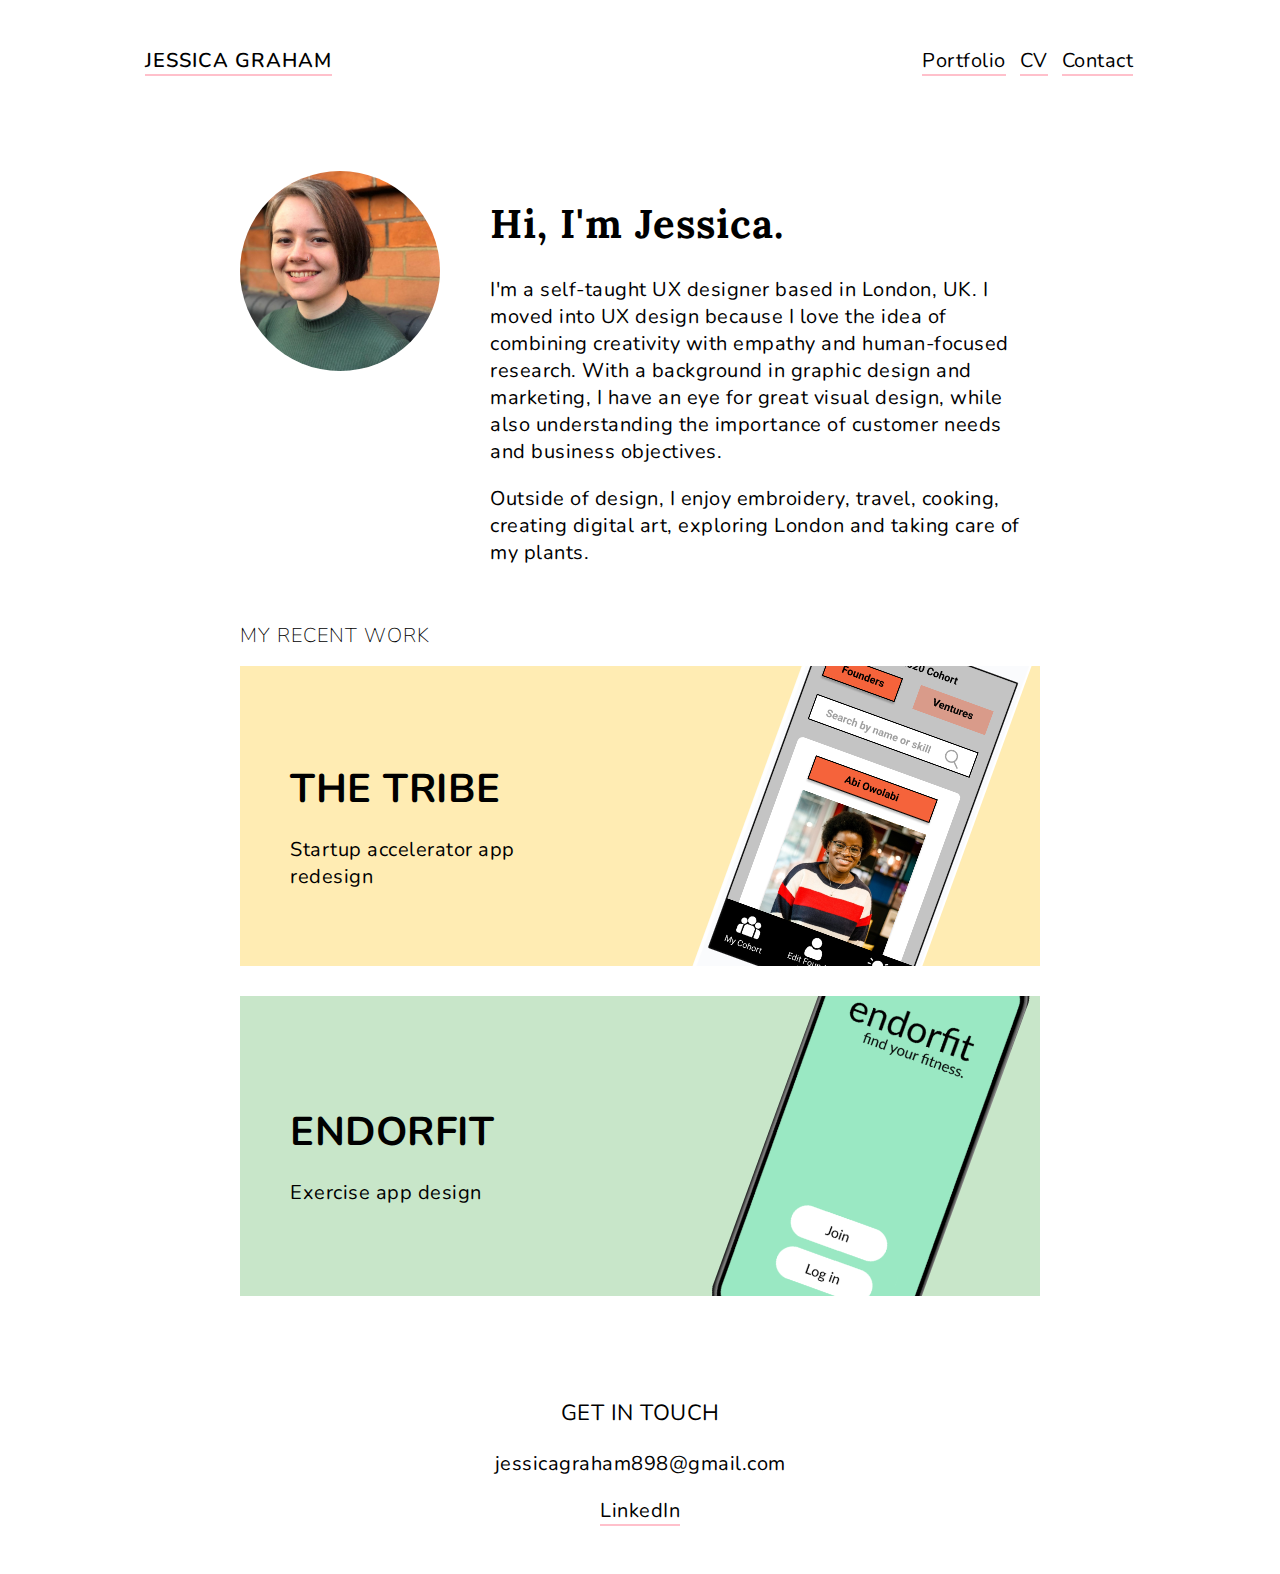
<file: index.html>
<!DOCTYPE html>
<html>
    <head>
        <!-- Page title displayed in browser titlebar and search engines -->
        <title>Jessica Graham Portfolio</title>

        <!-- Below makes our page mobile-friendly -->
        <meta name="viewport" content="width=device-width, initial-scale=1" />

        <!-- Reference to our stylesheet -->
        <link rel="stylesheet" href="css/styles.css" />

        <!-- Reference to Google Fonts stylesheet -->
        <link
            href="https://fonts.googleapis.com/css2?family=Lora:ital,wght@0,400;0,500;0,600;1,400;1,500&family=Nunito%3Aital%2Cwght%400%2C400%3B0%2C600%3B1%2C400&display=swa"
            rel="stylesheet"
        />
    </head>

    <body>
        <nav>
            <menu class="nav-home-menu">
                <a href="/">Jessica Graham</a>
            </menu>

            <menu class="nav-sections-menu">
                <ul>
                    <li><a href="#portfolio">Portfolio</a></li>
                    <li><a href="/cv.pdf">CV</a></li>
                    <li><a href="#contact">Contact</a></li>
                </ul>
            </menu>
        </nav>

        <header>
            <img src="images/profile-pic.png" />
            <div>
                <h1>Hi, I'm Jessica.</h1>
                <p>
                    I'm a self-taught UX designer based in London, UK. I moved into UX
                    design because I love the idea of combining creativity with
                    empathy and human-focused research. With a background in
                    graphic design and marketing, I have an eye for great visual
                    design, while also understanding the importance of customer
                    needs and business objectives.
                </p>

                <p>
                    Outside of design, I enjoy embroidery, travel, cooking,
                    creating digital art, exploring London and taking care of my
                    plants.
                </p>
            </div>
        </header>

        <section id="portfolio" class="home-section">
            <h2>My recent work</h2>
            <a href="/portfolio/the-tribe" class="portfolio-link one">
                <div>
                    <h3>The Tribe</h3>
                    <p>Startup accelerator app redesign</p>
                </div>
                <img src="images/prototype.png" />
            </a>

            <a href="/portfolio/exercise-app" class="portfolio-link two">
                <div>
                    <h3>EndorFIT</h3>
                    <p>Exercise app design</p>
                </div>
                <img src="images/prototype2.png" />
            </a>

            <!--
            <a href="/portfolio/illustration" class="portfolio-link one">
                <div>
                    <h3>Art and Illustration</h3>
                    <p>Digital drawings</p>
                </div>
                <img src="images/prototype.png"/>
            </a>
-->
        </section>

        <footer id="contact">
            <p class="footer-title">Get in touch</p>
            <p class="footer-text">jessicagraham898@gmail.com</p>
            <a
                class="footer-text"
                href="https://www.linkedin.com/in/jessica-graham-635069102"
                >LinkedIn</a
            >
        </footer>
    </body>
</html>
</file>
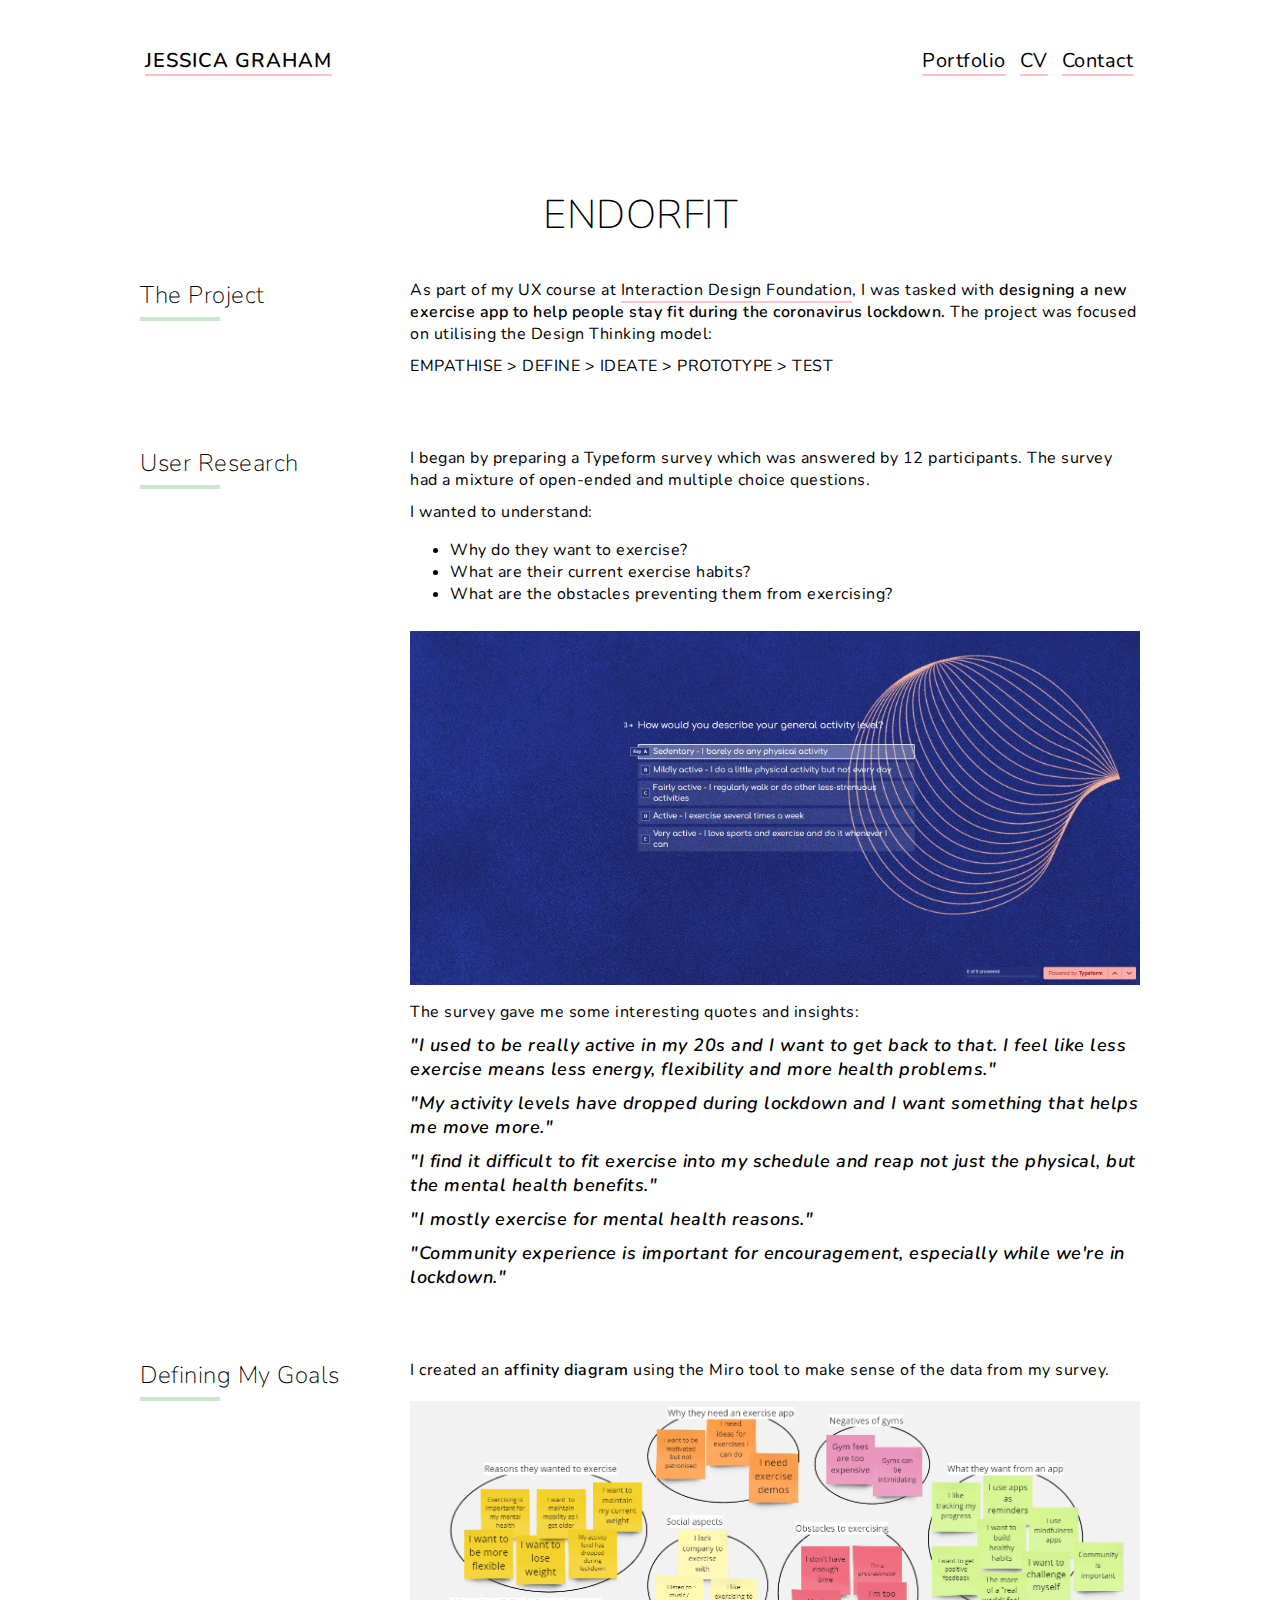
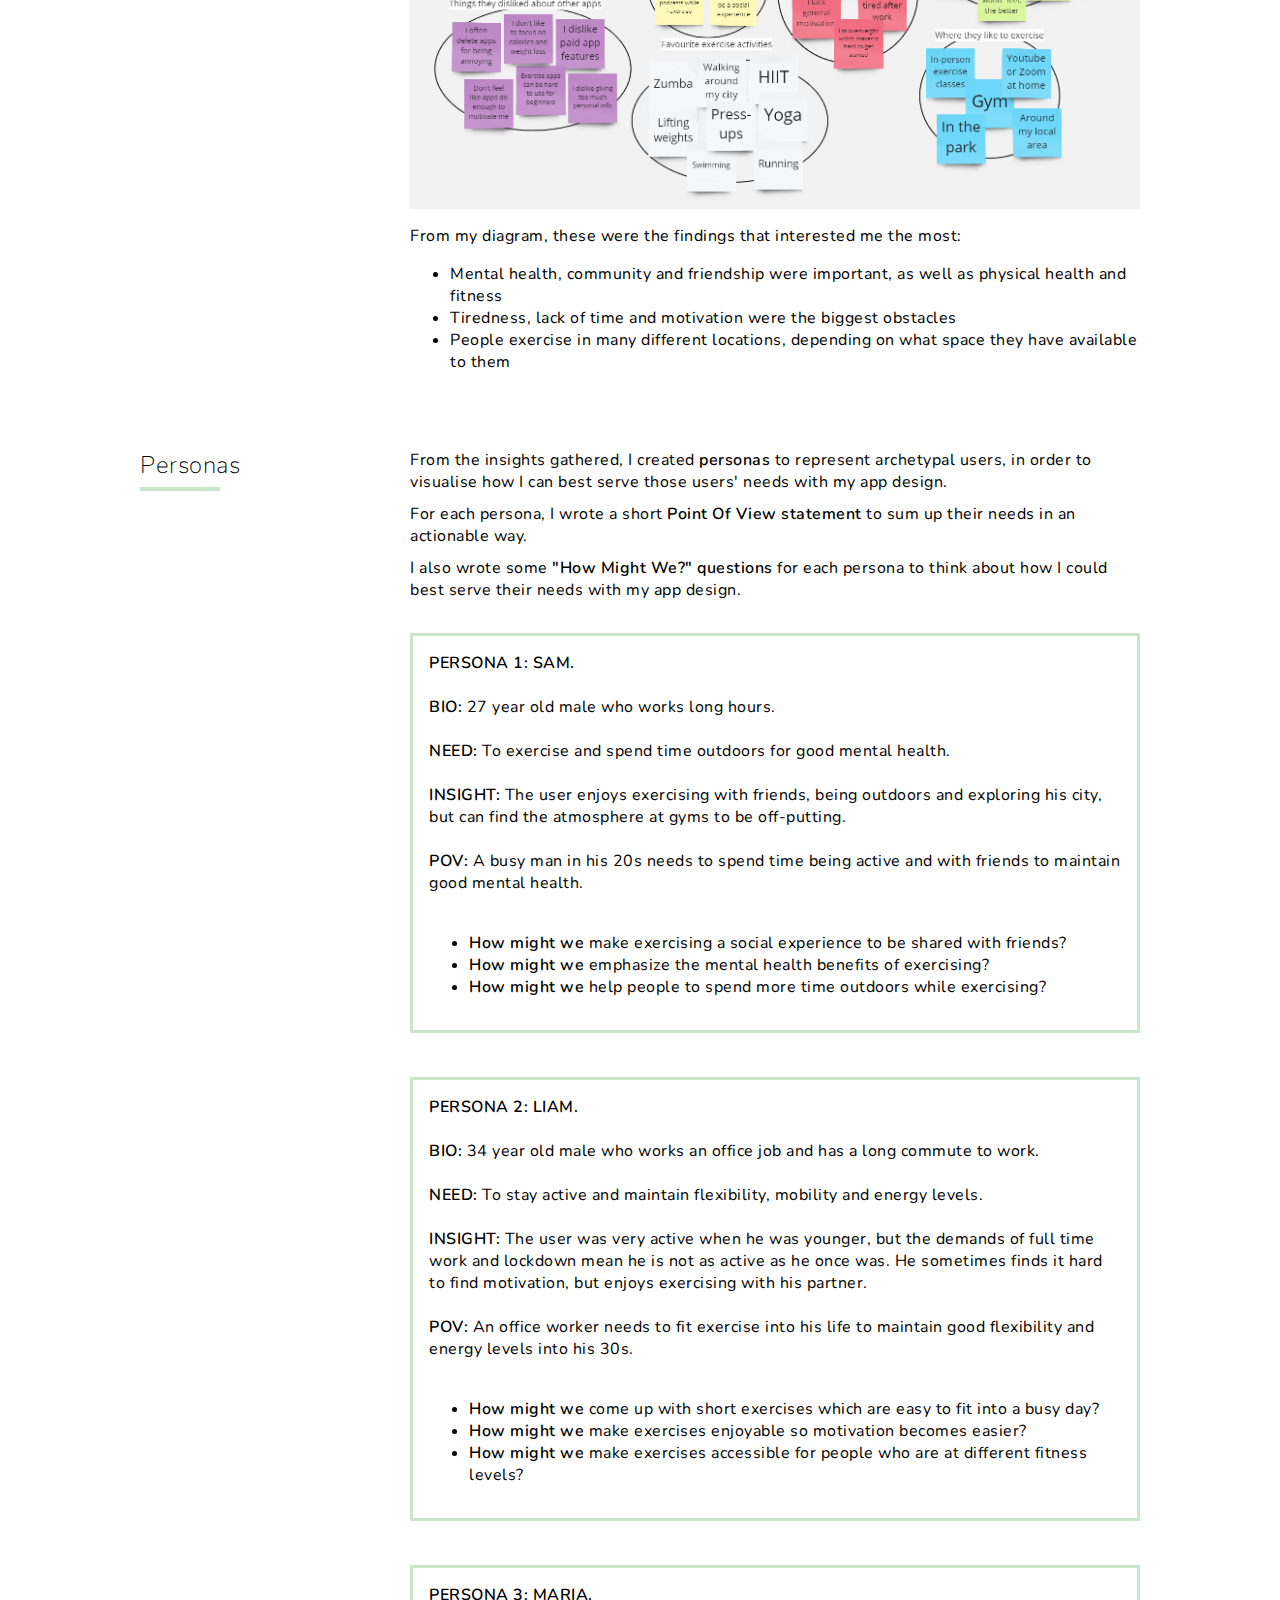
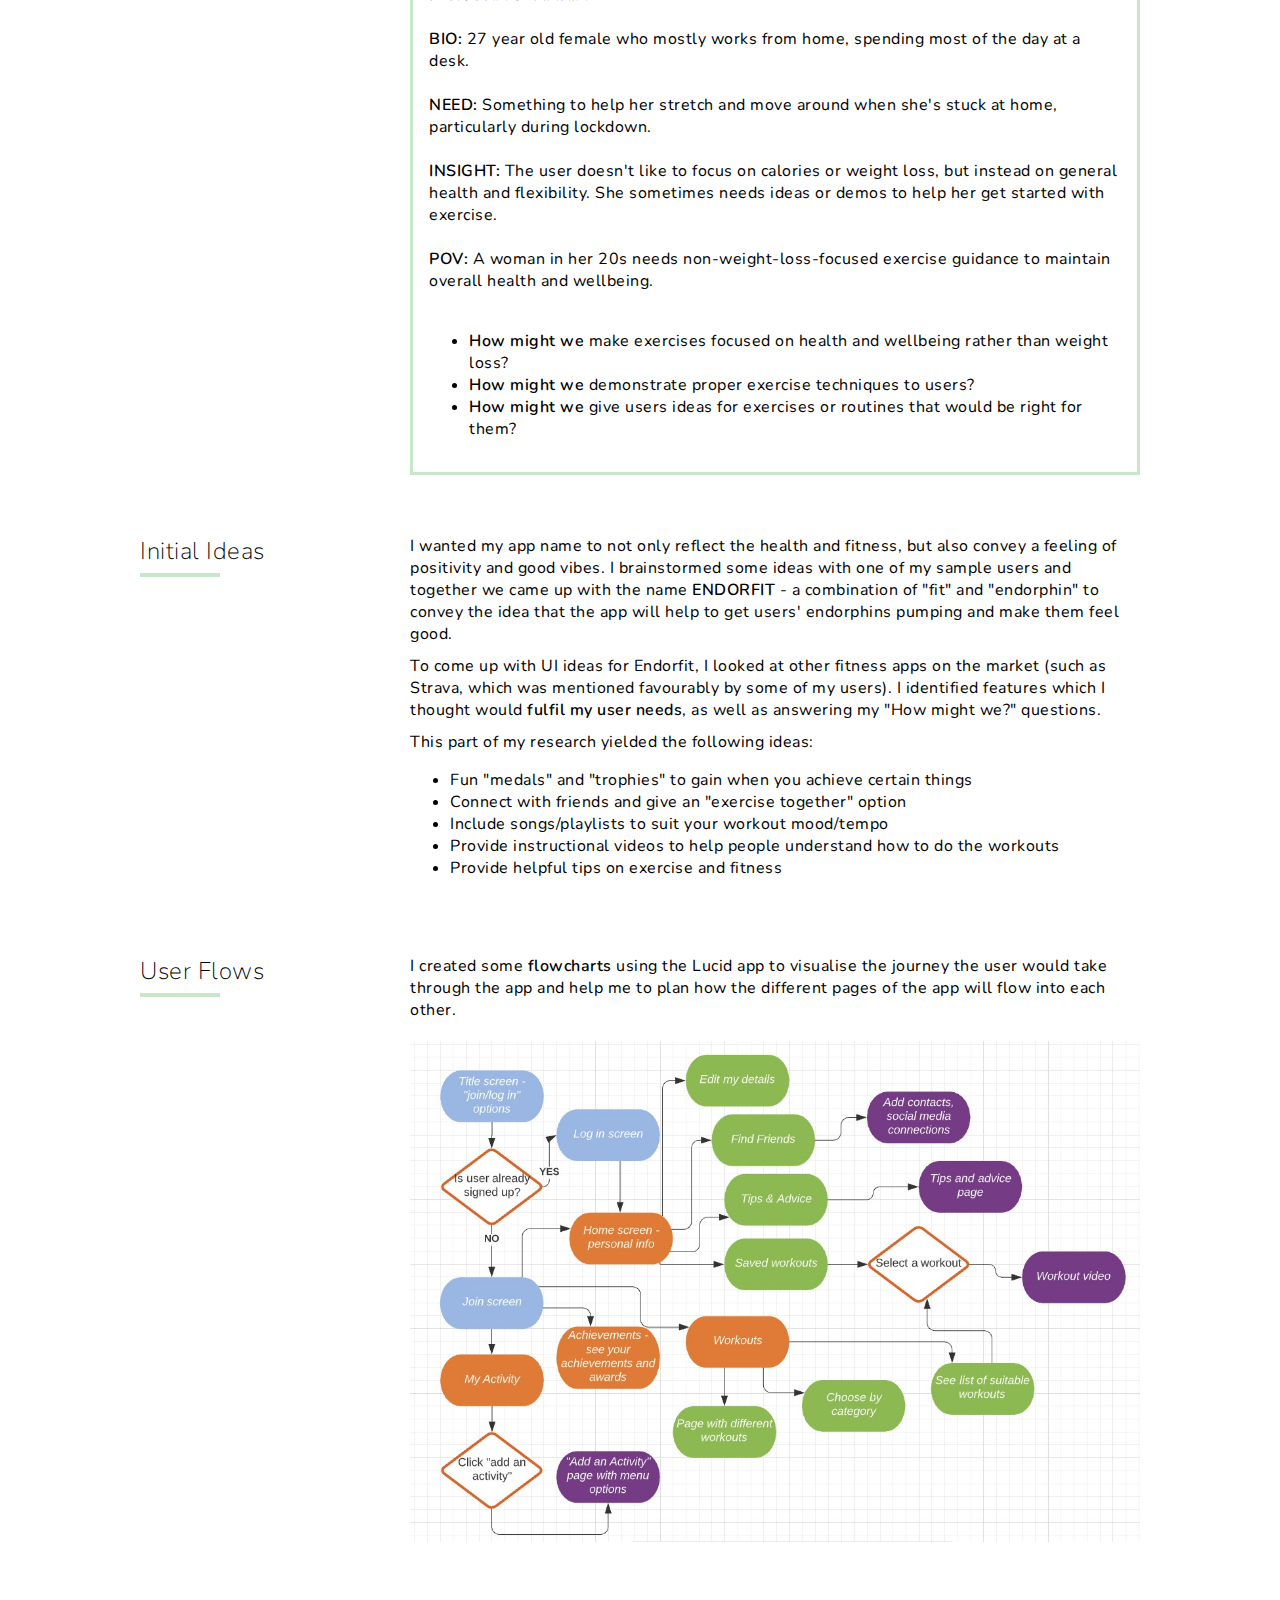
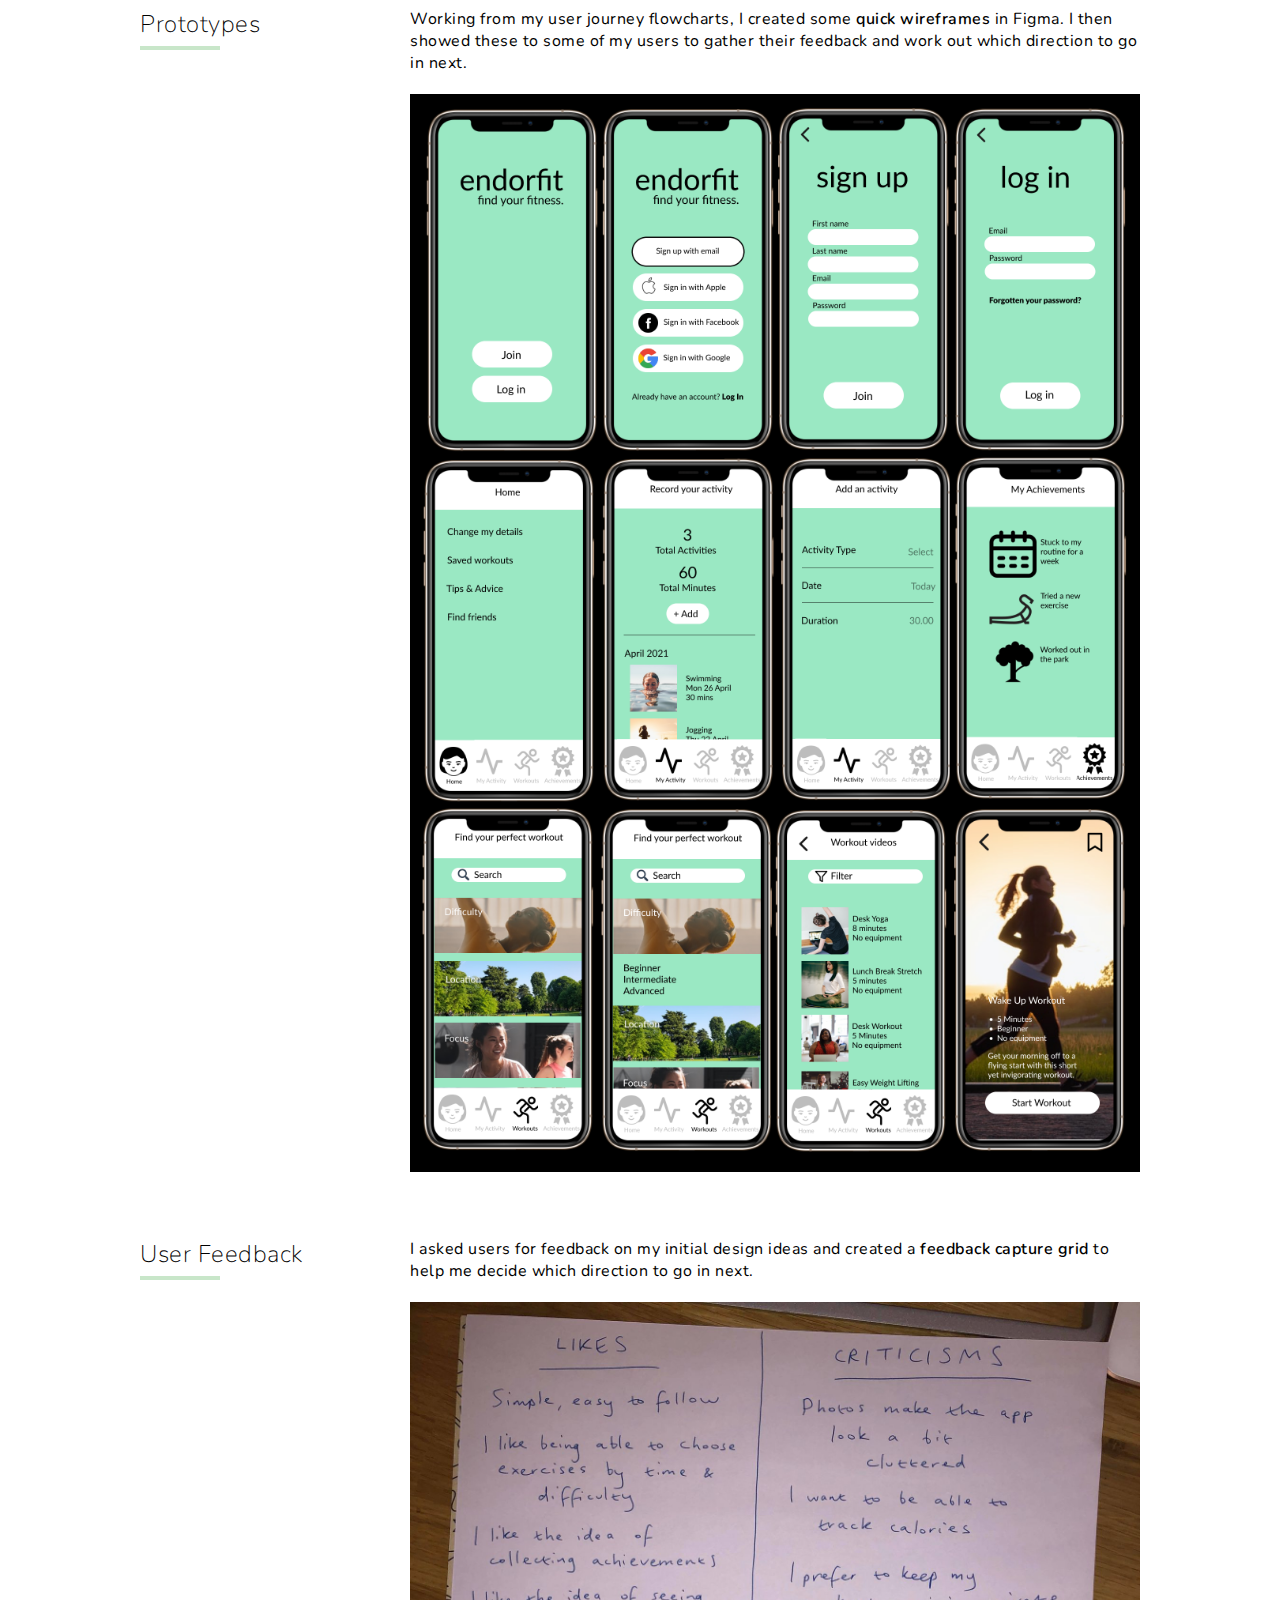
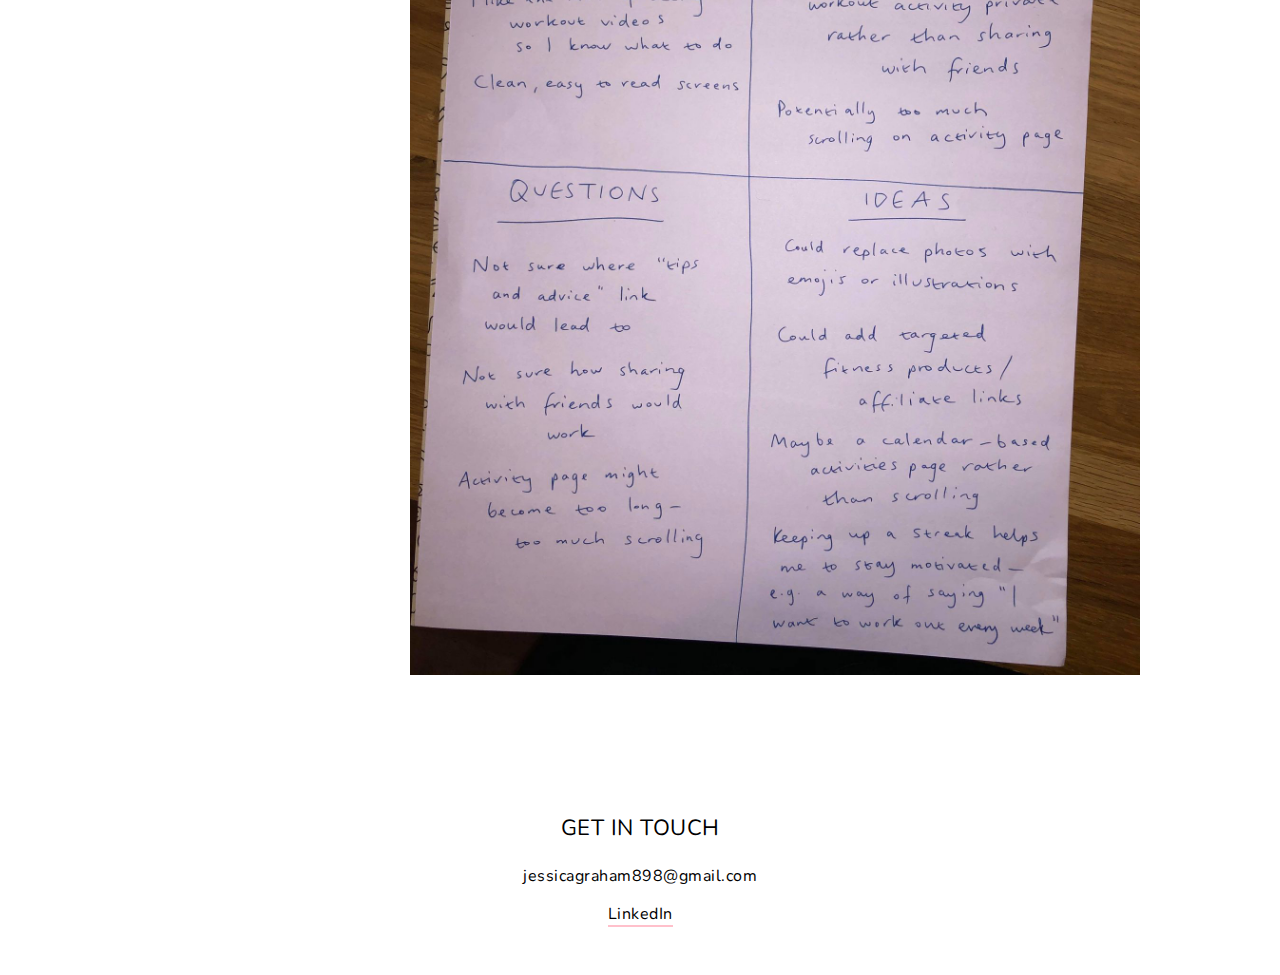
<file: portfolio/exercise-app.html>
<!DOCTYPE html>
<html>
    <head>
        <!-- Page title displayed in browser titlebar and search engines -->
        <title>Jessica Graham Portfolio</title>

        <!-- Below makes our page mobile-friendly -->
        <meta name="viewport" content="width=device-width, initial-scale=1" />

        <!-- Reference to our stylesheet -->
        <link rel="stylesheet" href="../css/styles.css" />

        <!-- Reference to Google Fonts stylesheet -->
        <link
            href="https://fonts.googleapis.com/css2?family=Lora:ital,wght@0,400;0,500;0,600;1,400;1,500&family=Nunito:ital,wght@0,400;0,500;0,600;1,400;1,500&display=swa"
            rel="stylesheet"
        />
    </head>

    <body>
        <nav>
            <menu class="nav-home-menu">
                <a href="/">Jessica Graham</a>
            </menu>

            <menu class="nav-sections-menu">
                <ul>
                    <li><a href="../#portfolio">Portfolio</a></li>
                    <li><a href="../cv.pdf">CV</a></li>
                    <li><a href="../#contact">Contact</a></li>
                </ul>
            </menu>
        </nav>

        <article class="two">
            <h1>EndorFIT</h1>

            <section class="portfolio-section">
                <div class="portfolio-section-title"><h2>The Project</h2></div>
                <div class="portfolio-section-text">
                    <p>
                        As part of my UX course at
                        <a href="https://www.interaction-design.org/"
                            >Interaction Design Foundation</a
                        >, I was tasked with
                        <b
                            >designing a new exercise app to help people stay
                            fit during the coronavirus lockdown.</b
                        >
                        The project was focused on utilising the Design Thinking
                        model:
                    </p>
                    <p>EMPATHISE > DEFINE > IDEATE > PROTOTYPE > TEST</p>
                </div>
            </section>

            <section class="portfolio-section">
                <div class="portfolio-section-title">
                    <h2>User Research</h2>
                </div>
                <div class="portfolio-section-text">
                    <p>
                        I began by preparing a Typeform survey which was
                        answered by 12 participants. The survey had a mixture of
                        open-ended and multiple choice questions.
                    </p>
                    <p>I wanted to understand:</p>

                    <ul>
                        <li>Why do they want to exercise?</li>
                        <li>What are their current exercise habits?</li>
                        <li>
                            What are the obstacles preventing them from
                            exercising?
                        </li>
                    </ul>

                    <img
                        src="/images/exercise%20survey.png"
                        alt="Screenshot of one my Typeform survey questions"
                    />

                    <p>
                        The survey gave me some interesting quotes and insights:
                    </p>

                    <font size="+1">
                    
                    <b
                        ><p>
                            <i
                                >"I used to be really active in my 20s and I
                                want to get back to that. I feel like less
                                exercise means less energy, flexibility and more
                                health problems."</i
                            >
                        </p>
                        <p>
                            <i
                                >"My activity levels have dropped during
                                lockdown and I want something that helps me move
                                more."</i
                            >
                        </p>
                        <p>
                            <i
                                >"I find it difficult to fit exercise into my
                                schedule and reap not just the physical, but the
                                mental health benefits."</i
                            >
                        </p>
                        <p>
                            <i
                                >"I mostly exercise for mental health
                                reasons."</i
                            >
                        </p>
                        <p>
                            <i
                                >"Community experience is important for
                                encouragement, especially while we're in
                                lockdown."</i
                            >
                        </p></b
                    > </font>
                </div>
            </section>

            <section class="portfolio-section">
                <div class="portfolio-section-title">
                    <h2>Defining My Goals</h2>
                </div>
                <div class="portfolio-section-text">
                    <p>
                        I created an <b>affinity diagram</b> using the Miro tool
                        to make sense of the data from my survey.
                    </p>

                    <img
                        src="/images/exercise%20affinity%20map.png"
                        alt="Screenshot of my affinity map"
                    />

                    <p>
                        From my diagram, these were the findings that interested
                        me the most:
                    </p>

                    <ul>
                        <li>
                            Mental health, community and friendship were
                            important, as well as physical health and fitness
                        </li>
                        <li>
                            Tiredness, lack of time and motivation were the
                            biggest obstacles
                        </li>
                        <li>
                            People exercise in many different locations,
                            depending on what space they have available to them
                        </li>
                    </ul>
                </div>
            </section>

            <section class="portfolio-section">
                <div class="portfolio-section-title">
                    <h2>Personas</h2>
                </div>
                <div class="portfolio-section-text">
                    <p>
                        From the insights gathered, I created
                        <b>personas</b> to represent archetypal users, in order
                        to visualise how I can best serve those users' needs
                        with my app design.
                    </p>
                    <p>
                        For each persona, I wrote a short
                        <b>Point Of View statement</b> to sum up their needs in
                        an actionable way.
                    </p>

                    <p>
                        I also wrote some <b>"How Might We?" questions</b> for
                        each persona to think about how I could best serve their
                        needs with my app design.
                    </p>

                    <br />

                    <div
                        style="border:3px; border-style:solid; border-color: #C8E6C9; padding: 1em;"
                    >
                        <b>PERSONA 1: SAM.</b><br /><br />
                        <b>BIO:</b> 27 year old male who works long hours.<br /><br />
                        <b>NEED:</b> To exercise and spend time outdoors for
                        good mental health.<br /><br />
                        <b>INSIGHT:</b> The user enjoys exercising with friends,
                        being outdoors and exploring his city, but can find the
                        atmosphere at gyms to be off-putting.<br /><br />
                        <b>POV:</b> A busy man in his 20s needs to spend time
                        being active and with friends to maintain good mental
                        health.<br /><br />
                        <ul>
                            <li>
                                <b>How might we</b> make exercising a social
                                experience to be shared with friends?
                            </li>
                            <li>
                                <b>How might we</b> emphasize the mental health
                                benefits of exercising?
                            </li>
                            <li>
                                <b>How might we</b> help people to spend more
                                time outdoors while exercising?
                            </li>
                        </ul>
                    </div>

                    <br /><br />

                    <div
                        style="border:3px; border-style:solid; border-color: #C8E6C9; padding: 1em;"
                    >
                        <b>PERSONA 2: LIAM.</b><br /><br />
                        <b>BIO:</b> 34 year old male who works an office job and
                        has a long commute to work.<br /><br />
                        <b>NEED:</b> To stay active and maintain flexibility,
                        mobility and energy levels.<br /><br />
                        <b>INSIGHT:</b> The user was very active when he was
                        younger, but the demands of full time work and lockdown
                        mean he is not as active as he once was. He sometimes
                        finds it hard to find motivation, but enjoys exercising
                        with his partner.<br /><br />
                        <b>POV:</b> An office worker needs to fit exercise into
                        his life to maintain good flexibility and energy levels
                        into his 30s.<br /><br />
                        <ul>
                            <li>
                                <b>How might we</b> come up with short exercises
                                which are easy to fit into a busy day?
                            </li>
                            <li>
                                <b>How might we</b> make exercises enjoyable so
                                motivation becomes easier?
                            </li>
                            <li>
                                <b>How might we</b> make exercises accessible
                                for people who are at different fitness levels?
                            </li>
                        </ul>
                    </div>

                    <br /><br />

                    <div
                        style="border:3px; border-style:solid; border-color: #C8E6C9; padding: 1em;"
                    >
                        <b>PERSONA 3: MARIA.</b><br /><br />
                        <b>BIO:</b> 27 year old female who mostly works from
                        home, spending most of the day at a desk.<br /><br />
                        <b>NEED:</b> Something to help her stretch and move
                        around when she's stuck at home, particularly during
                        lockdown.<br /><br />
                        <b>INSIGHT:</b> The user doesn't like to focus on
                        calories or weight loss, but instead on general health
                        and flexibility. She sometimes needs ideas or demos to
                        help her get started with exercise.<br /><br />
                        <b>POV:</b> A woman in her 20s needs
                        non-weight-loss-focused exercise guidance to maintain
                        overall health and wellbeing.<br /><br />
                        <ul>
                            <li>
                                <b>How might we</b> make exercises focused on
                                health and wellbeing rather than weight loss?
                            </li>
                            <li>
                                <b>How might we</b> demonstrate proper exercise
                                techniques to users?
                            </li>
                            <li>
                                <b>How might we</b> give users ideas for
                                exercises or routines that would be right for
                                them?
                            </li>
                        </ul>
                    </div>
                </div>
            </section>

            <section class="portfolio-section">
                <div class="portfolio-section-title">
                    <h2>Initial Ideas</h2>
                </div>
                <div class="portfolio-section-text">
                    <p>
                        I wanted my app name to not only reflect the health and
                        fitness, but also convey a feeling of positivity and
                        good vibes. I brainstormed some ideas with one of my
                        sample users and together we came up with the name
                        <b>ENDORFIT</b> - a combination of "fit" and "endorphin" to
                        convey the idea that the app will help to get users'
                        endorphins pumping and make them feel good.
                    </p>
                    <p>
                        To come up with UI ideas for Endorfit, I looked at other
                        fitness apps on the market (such as Strava, which was
                        mentioned favourably by some of my users). I identified
                        features which I thought would <b>fulfil my user needs</b>, as
                        well as answering my "How might we?" questions.
                    </p>

                    <p>This part of my research yielded the following ideas:</p>
                    <ul>
                        <li>
                            Fun "medals" and "trophies" to gain when you achieve
                            certain things
                        </li>
                        <li>
                            Connect with friends and give an "exercise together"
                            option
                        </li>
                        <li>
                            Include songs/playlists to suit your workout
                            mood/tempo
                        </li>
                        <li>
                            Provide instructional videos to help people
                            understand how to do the workouts
                        </li>
                        <li>Provide helpful tips on exercise and fitness</li>
                    </ul>
                </div>
            </section>

           <section class="portfolio-section">
                <div class="portfolio-section-title">
                    <h2>User Flows</h2>
                </div>
                <div class="portfolio-section-text">
                    <p>
                        I created some <b>flowcharts</b> using the Lucid app to
                        visualise the journey the user would take through the
                        app and help me to plan how the different pages of the
                        app will flow into each other.
                    </p>
                    
                    
                    <img
                        src="/images/User%20flows.jpg"
                        alt="Screenshot of my user flows"
                    />

                    
                </div>
            </section>
            
            
            
            <section class="portfolio-section">
                <div class="portfolio-section-title">
                    <h2>Prototypes</h2>
                </div>
                <div class="portfolio-section-text">
                    <p>
                        Working from my user journey flowcharts, I created some <b>quick wireframes</b> in Figma. I then showed these to some of my users to gather their feedback and work out which direction to go in next.

                    </p>
                    
                    
                    
                    <img
                        src="/images/wireframes.png"
                        alt="Screenshot of my Figma wireframes"
                    />

                    
                </div>
            </section>
            
            
            
               <section class="portfolio-section">
                <div class="portfolio-section-title">
                    <h2>User Feedback</h2>
                </div>
                <div class="portfolio-section-text">
                    <p>
                        I asked users for feedback on my initial design ideas and created a <b>feedback capture grid</b> to help me decide which direction to go in next.

                    </p>
                    
                    
                    
                    <img
                        src="/images/feedback%20grid.jpg"
                        alt="Screenshot of my user feedback capture grid"
                    />

                    
                </div>
            </section>
            
            
            
            
            
        </article>

        <footer id="contact">
            <p class="footer-title">Get in touch</p>
            <p>jessicagraham898@gmail.com</p>
            <a href="https://www.linkedin.com/in/jessica-graham-635069102"
                >LinkedIn</a
            >
        </footer>
    </body>
</html>
</file>
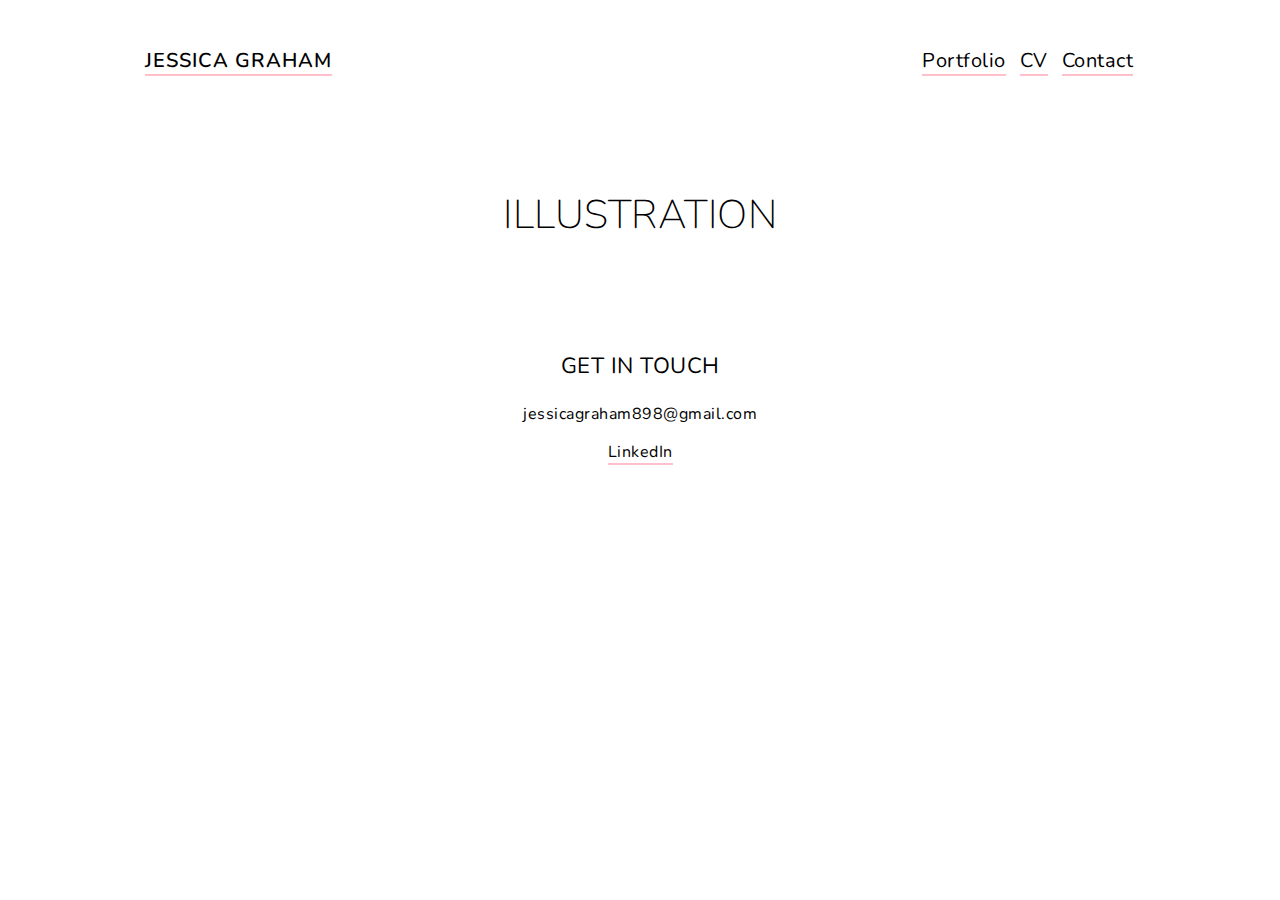
<file: portfolio/illustration.html>
<!DOCTYPE html>
<html>
    <head>
        <!-- Page title displayed in browser titlebar and search engines -->
        <title>Jessica Graham Portfolio</title>

        <!-- Below makes our page mobile-friendly -->
        <meta name="viewport" content="width=device-width, initial-scale=1" />

        <!-- Reference to our stylesheet -->
        <link rel="stylesheet" href="../css/styles.css" />

        <!-- Reference to Google Fonts stylesheet -->
        <link
            href="https://fonts.googleapis.com/css2?family=Lora:ital,wght@0,400;0,500;0,600;1,400;1,500&family=Nunito:ital,wght@0,400;0,500;0,600;1,400;1,500&display=swa"
            rel="stylesheet"
        />
    </head>

    <body>
        <nav>
            <menu class="nav-home-menu">
                <a href="/">Jessica Graham</a>
            </menu>

            <menu class="nav-sections-menu">
                <ul>
                    <li><a href="../#portfolio">Portfolio</a></li>
                    <li><a href="../cv.pdf">CV</a></li>
                    <li><a href="../#contact">Contact</a></li>
                </ul>
            </menu>
        </nav>

        <article class="three">
            <h1>illustration</h1>
        </article>

        <footer id="contact">
            <p class="footer-title">Get in touch</p>
            <p>jessicagraham898@gmail.com</p>
            <a href="https://www.linkedin.com/in/jessica-graham-635069102"
                >LinkedIn</a
            >
        </footer>
    </body>
</html>
</file>
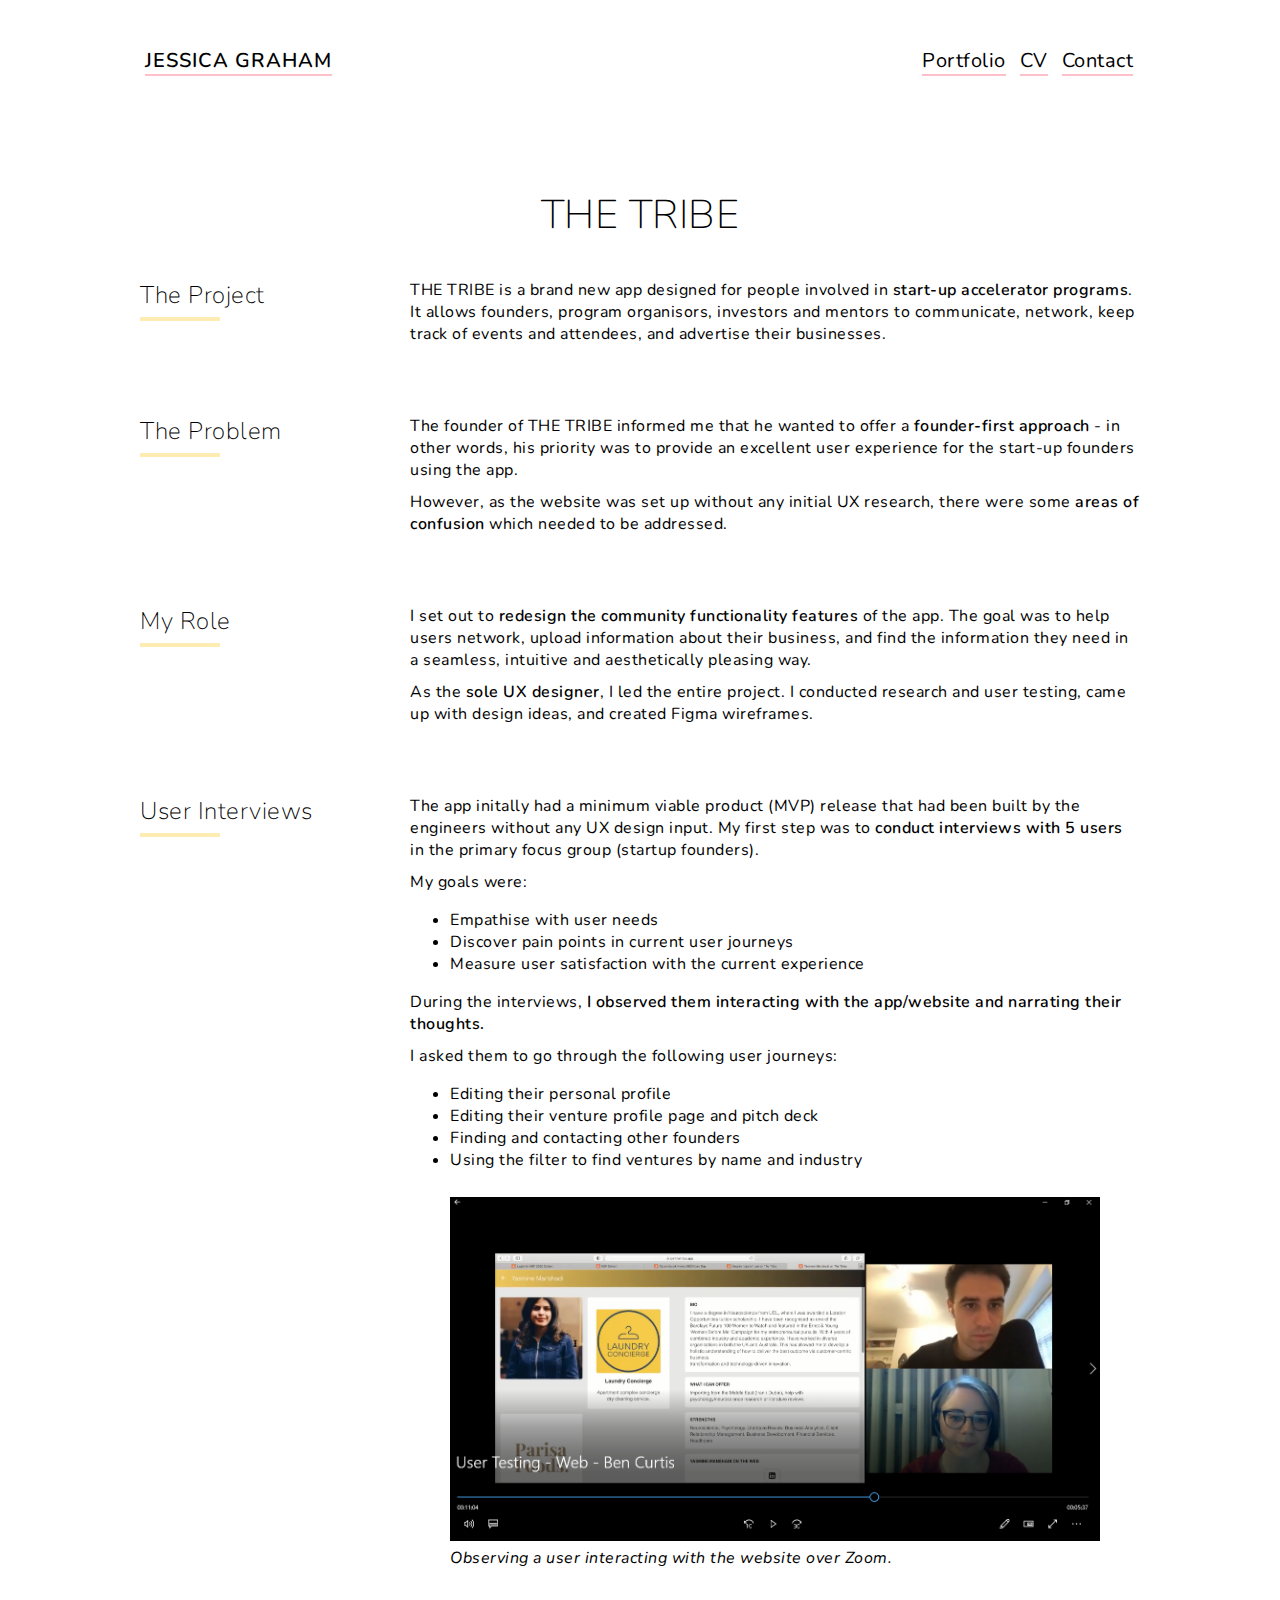
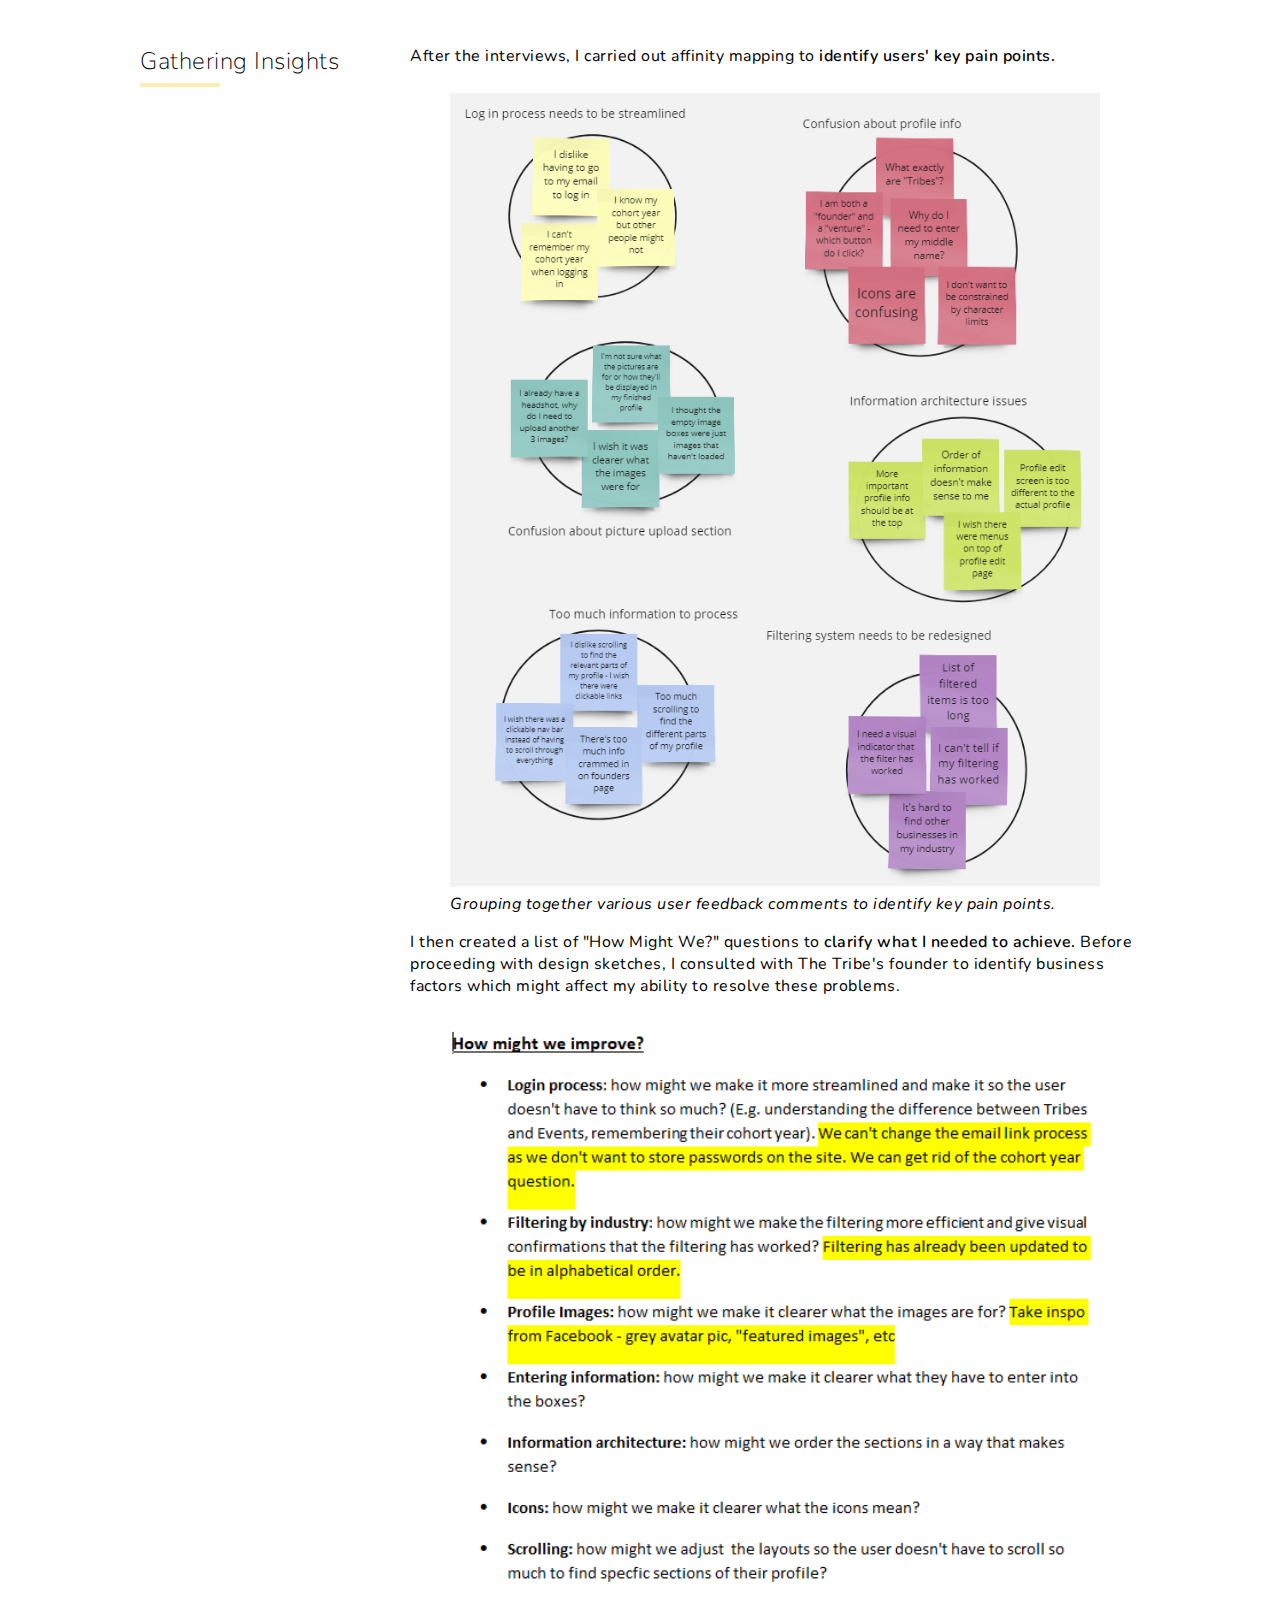
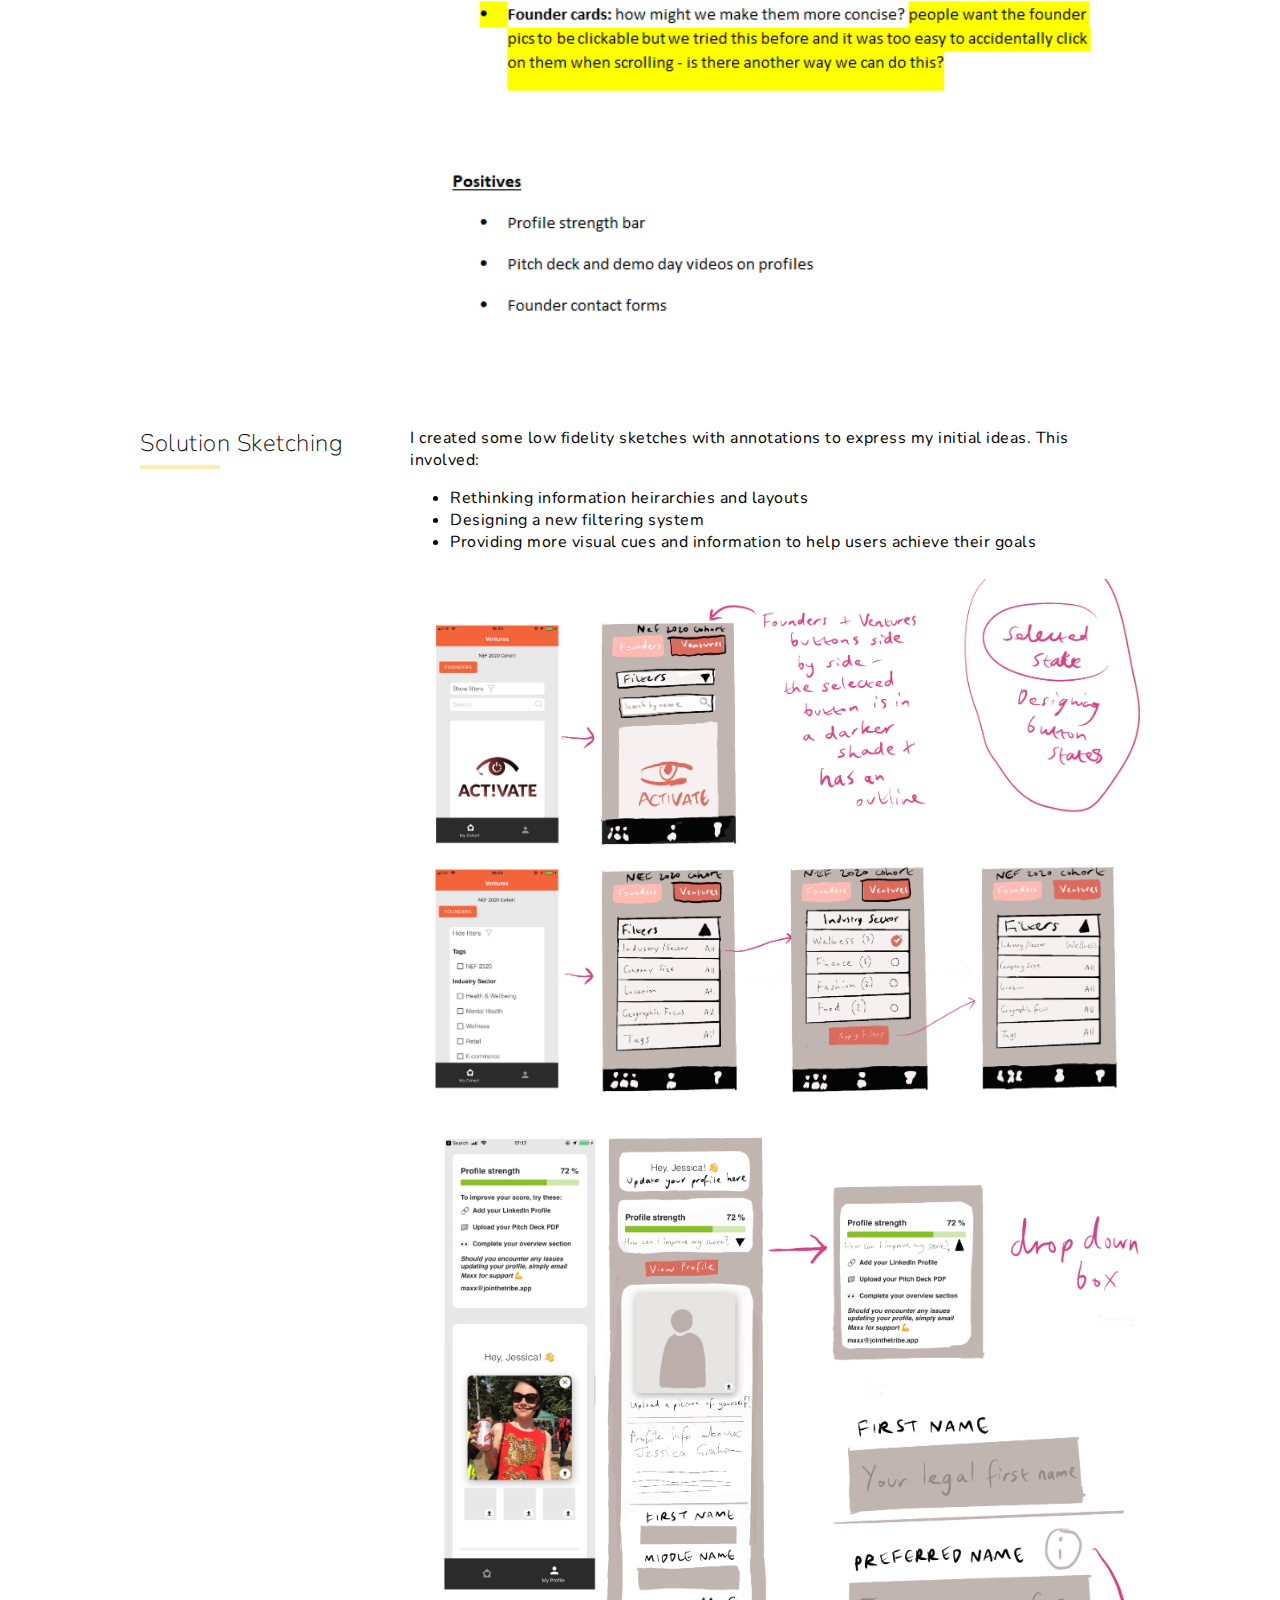
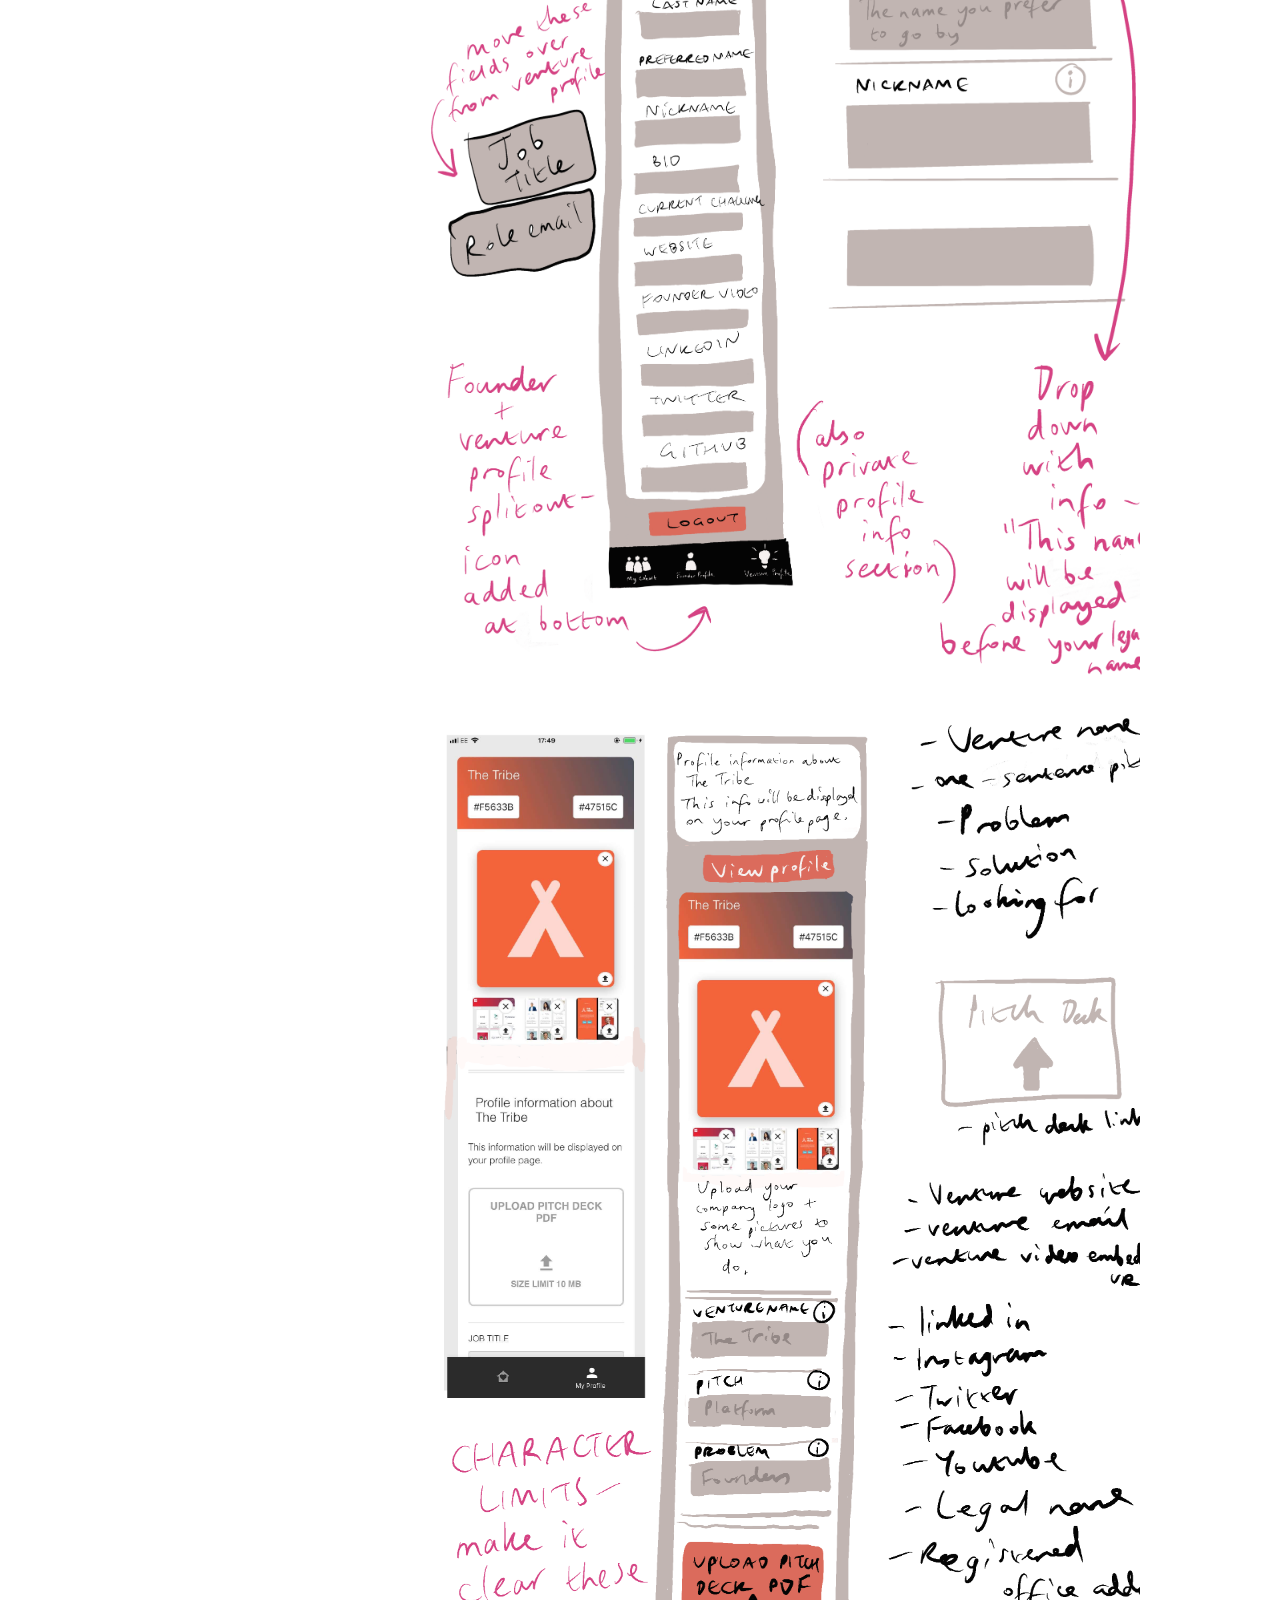
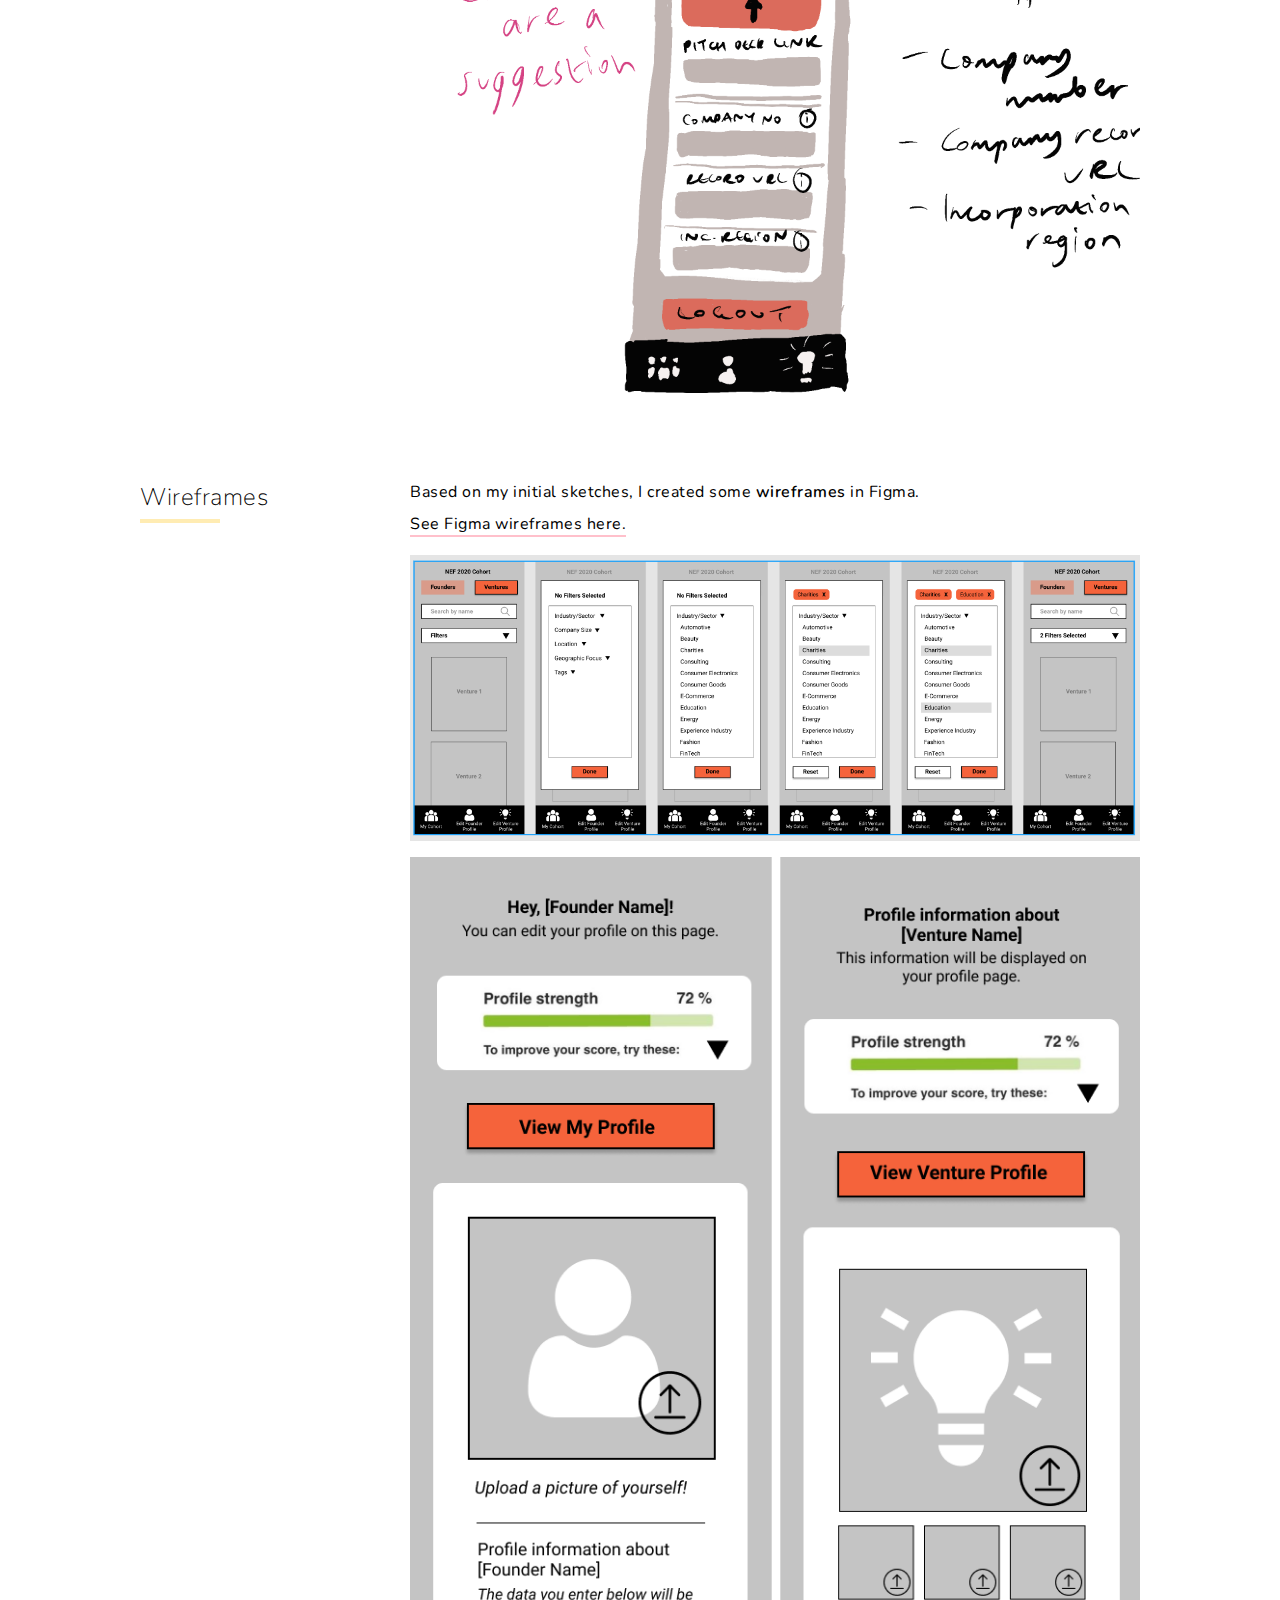
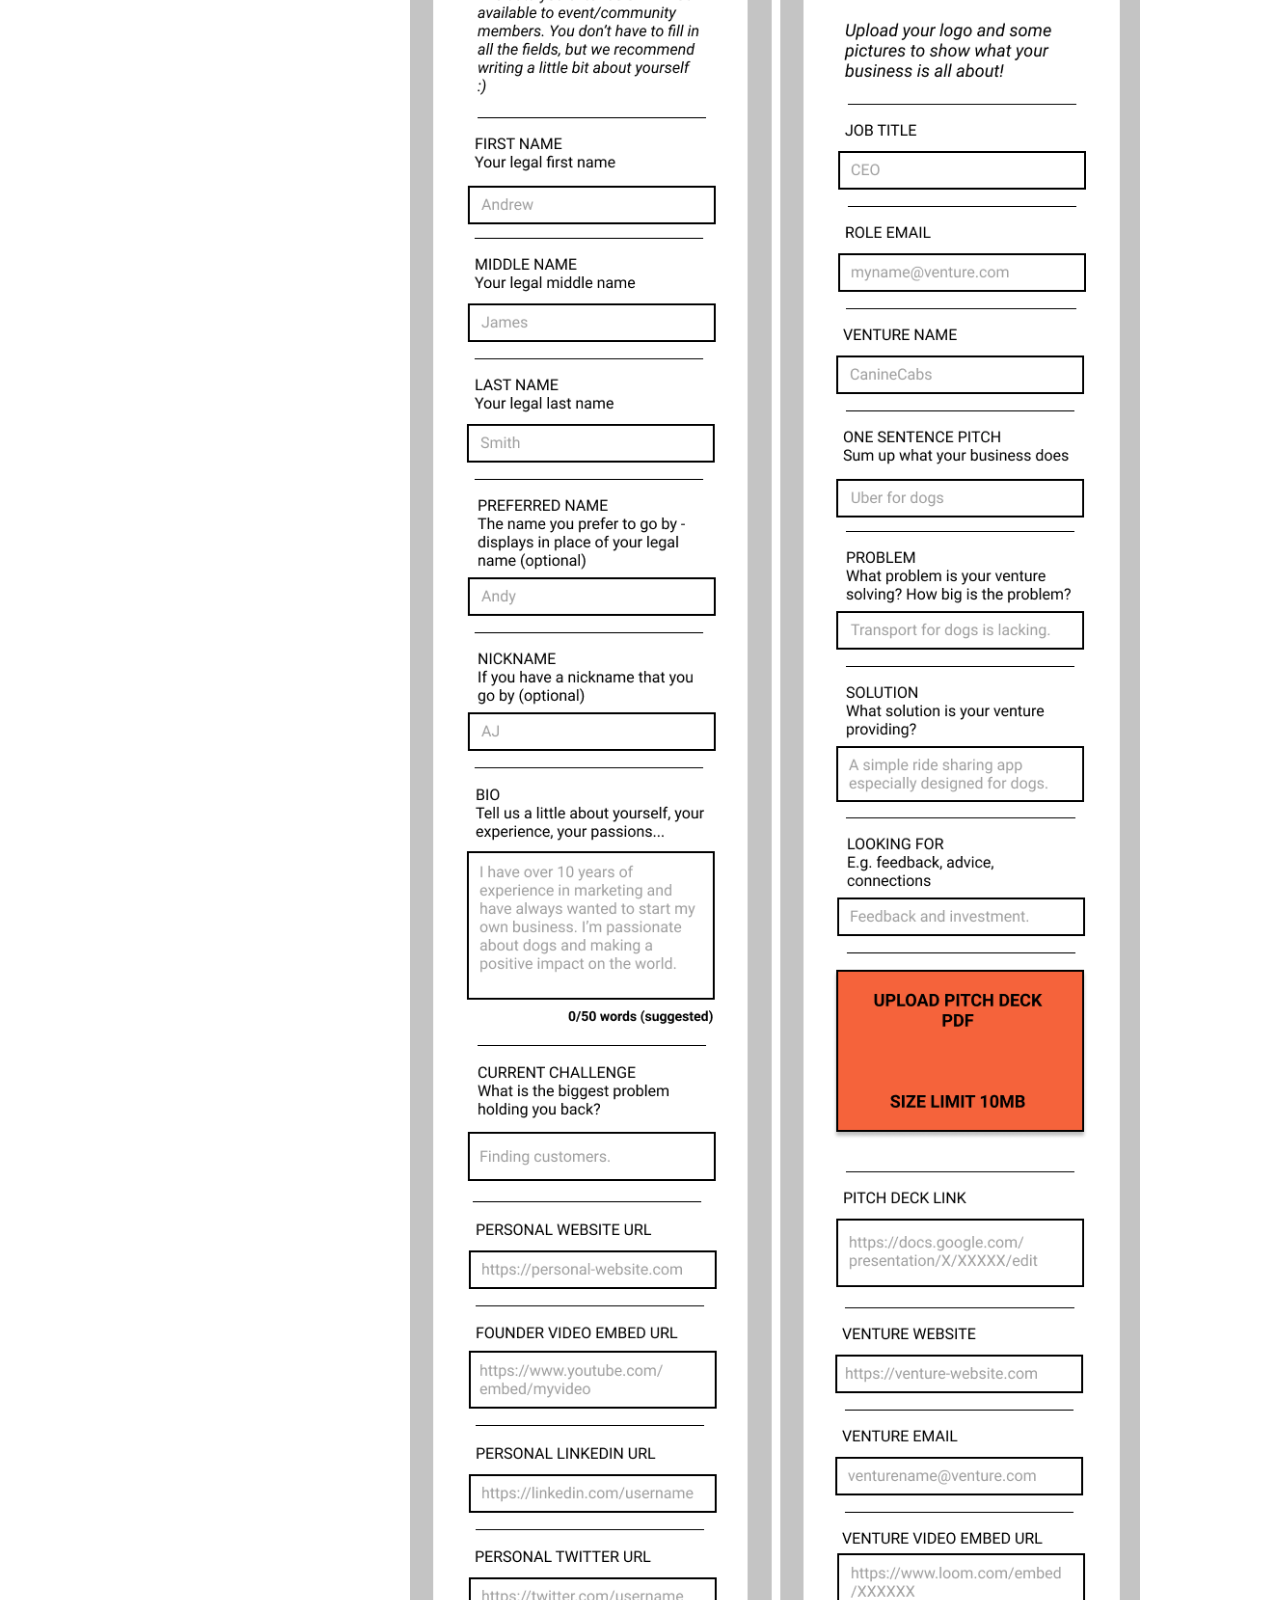
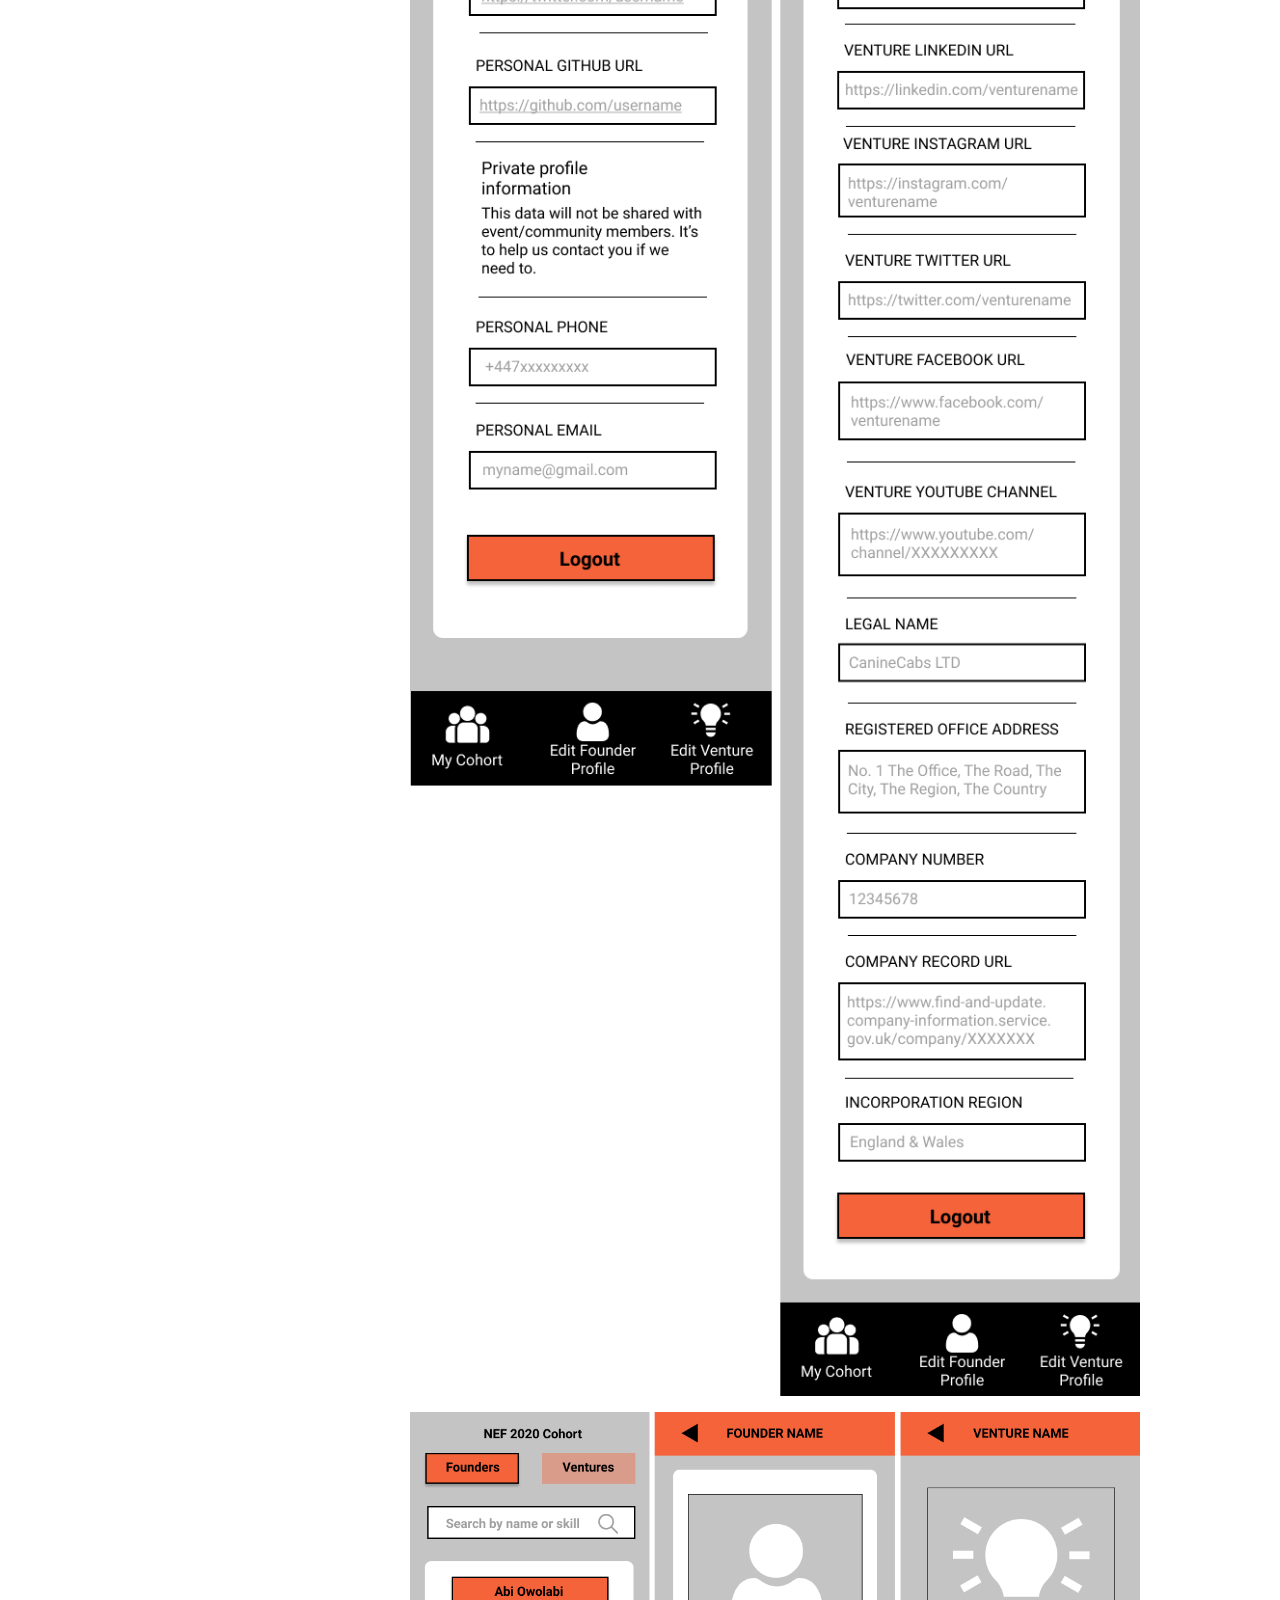
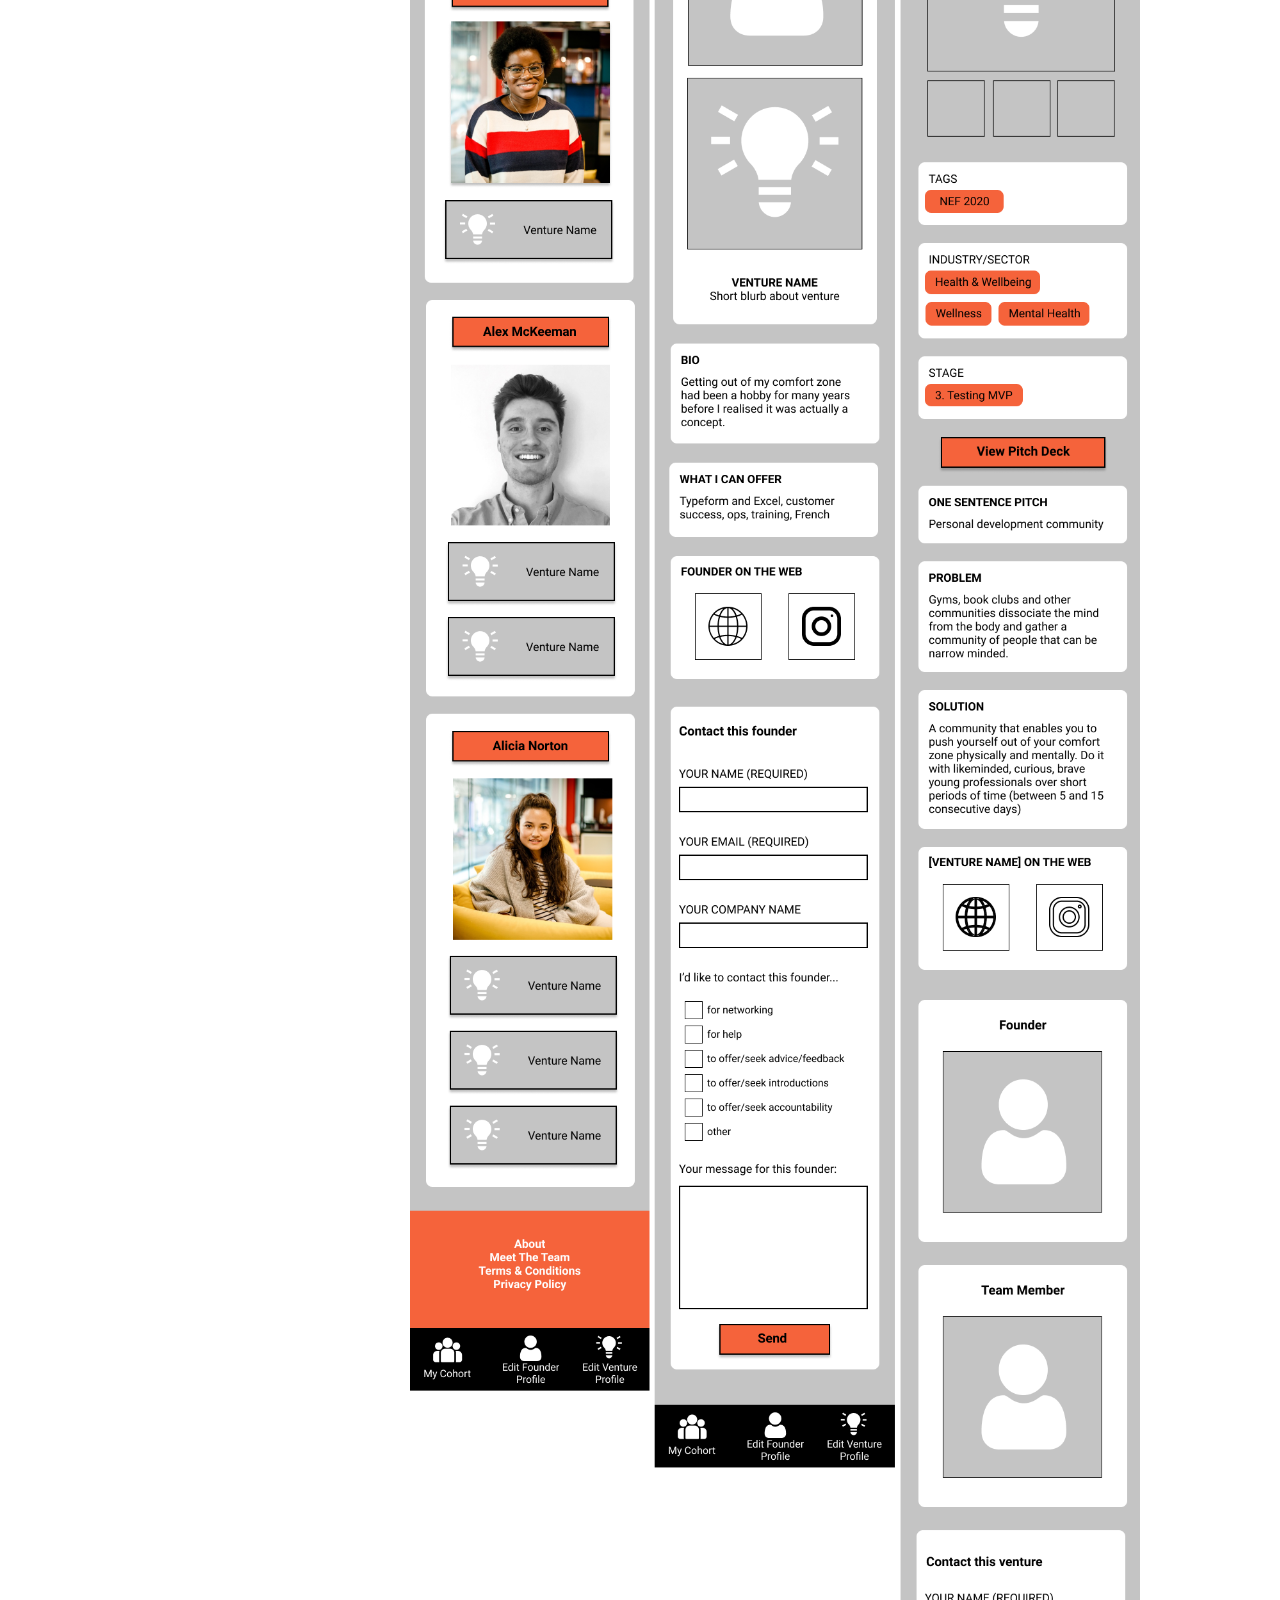
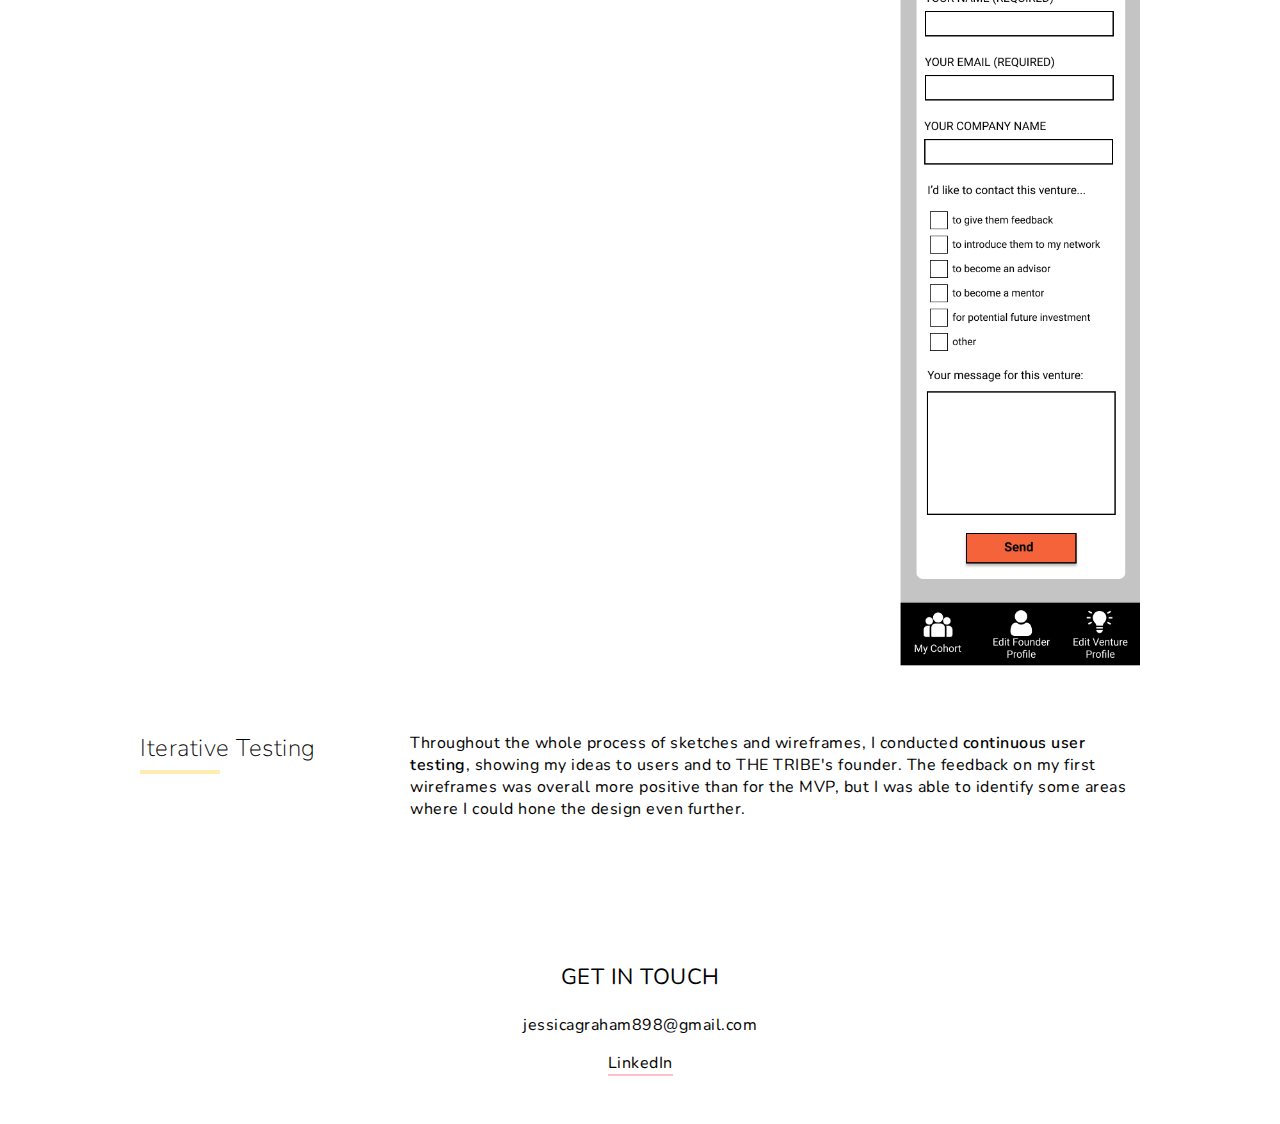
<file: portfolio/the-tribe.html>
<!DOCTYPE html>
<html>
    <head>
        <!-- Page title displayed in browser titlebar and search engines -->
        <title>Jessica Graham Portfolio</title>

        <!-- Below makes our page mobile-friendly -->
        <meta name="viewport" content="width=device-width, initial-scale=1" />

        <!-- Reference to our stylesheet -->
        <link rel="stylesheet" href="../css/styles.css" />

        <!-- Reference to Google Fonts stylesheet -->
        <link
            href="https://fonts.googleapis.com/css2?family=Lora:ital,wght@0,400;0,500;0,600;1,400;1,500&family=Nunito:ital,wght@0,400;0,500;0,600;1,400;1,500&display=swa"
            rel="stylesheet"
        />
    </head>

    <body>
        <nav>
            <menu class="nav-home-menu">
                <a href="/">Jessica Graham</a>
            </menu>

            <menu class="nav-sections-menu">
                <ul>
                    <li><a href="../#portfolio">Portfolio</a></li>
                    <li><a href="../cv.pdf">CV</a></li>
                    <li><a href="../#contact">Contact</a></li>
                </ul>
            </menu>
        </nav>

        <article class="one">
            <h1>The Tribe</h1>

            <section class="portfolio-section">
                <div class="portfolio-section-title"><h2>The Project</h2></div>
                <div class="portfolio-section-text">
                    <p>
                        THE TRIBE is a brand new app designed for people
                        involved in <b>start-up accelerator programs</b>. It
                        allows founders, program organisors, investors and
                        mentors to communicate, network, keep track of events
                        and attendees, and advertise their businesses.
                    </p>
                </div>
            </section>

            <section class="portfolio-section">
                <div class="portfolio-section-title"><h2>The Problem</h2></div>
                <div class="portfolio-section-text">
                    <p>
                        The founder of THE TRIBE informed me that he wanted to
                        offer a <b>founder-first approach</b> - in other words,
                        his priority was to provide an excellent user experience
                        for the start-up founders using the app.
                    </p>

                    <p>
                        However, as the website was set up without any initial
                        UX research, there were some
                        <b>areas of confusion</b> which needed to be addressed.
                    </p>
                </div>
            </section>

            <section class="portfolio-section">
                <div class="portfolio-section-title"><h2>My Role</h2></div>
                <div class="portfolio-section-text">
                    <p>
                        I set out to
                        <b>redesign the community functionality features</b> of
                        the app. The goal was to help users network, upload
                        information about their business, and find the
                        information they need in a seamless, intuitive and
                        aesthetically pleasing way.
                    </p>
                    <p>
                        As the <b>sole UX designer</b>, I led the entire
                        project. I conducted research and user testing, came up
                        with design ideas, and created Figma wireframes.
                    </p>
                </div>
            </section>

            <section class="portfolio-section">
                <div class="portfolio-section-title">
                    <h2>User Interviews</h2>
                </div>
                <div class="portfolio-section-text">
                    <p>
                        The app initally had a minimum viable product (MVP)
                        release that had been built by the engineers without any
                        UX design input. My first step was to
                        <b>conduct interviews with 5 users</b> in the primary
                        focus group (startup founders).
                    </p>
                    <p>
                        My goals were:
                    </p>
                    <ul>
                        <li>Empathise with user needs</li>
                        <li>Discover pain points in current user journeys</li>
                        <li>
                            Measure user satisfaction with the current
                            experience
                        </li>
                    </ul>
                    <p>
                        During the interviews,
                        <b
                            >I observed them interacting with the app/website
                            and narrating their thoughts.</b
                        >
                    </p>
                    <p>
                        I asked them to go through the following user journeys:
                    </p>

                    <ul>
                        <li>Editing their personal profile</li>
                        <li>
                            Editing their venture profile page and pitch deck
                        </li>
                        <li>Finding and contacting other founders</li>
                        <li>
                            Using the filter to find ventures by name and
                            industry
                        </li>
                    </ul>

                    
   
                    <figure>
                    <img
                        src="/images/Screenshot%20-%20user%20testing.png"
                        alt="Screenshot of Zoom call with Jessica interviewing a user while he goes through the website"
                    />
                        <figcaption>Observing a user interacting with the website over Zoom.</figcaption>
                    </figure>
                </div>
            </section>

            <section class="portfolio-section">
                <div class="portfolio-section-title">
                    <h2>Gathering Insights</h2>
                </div>
                <div class="portfolio-section-text">
                    <p>
                        After the interviews, I carried out affinity mapping to
                        <b>identify users' key pain points.</b>
                    </p>

                    <figure>
                    <img
                        src="/images/affinity%20map.png"
                        alt="Screenshot of post it notes with user comments grouped together by category"
                    />
                    <figcaption>Grouping together various user feedback comments to identify key pain points.</figcaption>
                    </figure>

                    <p>
                        I then created a list of "How Might We?" questions to
                        <b>clarify what I needed to achieve.</b> Before
                        proceeding with design sketches, I consulted with The
                        Tribe's founder to identify business factors which might
                        affect my ability to resolve these problems.
                    </p>

                    <img
                        src="/images/Screenshot%20-%20how%20might%20we.png"
                        alt="Screenshot of a list of how might we questions"
                    />
                        
                </div>
            </section>

            <section class="portfolio-section">
                <div class="portfolio-section-title">
                    <h2>Solution Sketching</h2>
                </div>
                <div class="portfolio-section-text">
                    <p>
                        I created some low fidelity sketches with annotations to
                        express my initial ideas. This involved:
                    </p>

                    <ul>
                        <li>Rethinking information heirarchies and layouts</li>
                        <li>
                            Designing a new filtering system
                        </li>
                        <li>
                            Providing more visual cues and information to help
                            users achieve their goals
                        </li>
                    </ul>

                    <img src="/images/Screenshot%20-%20sketches%201.png" />

                    <img src="/images/Screenshot%20-%20sketches%202.png" />

                    <img src="/images/Screenshot%20-%20sketches%203.png" />
                </div>
            </section>

            <section class="portfolio-section">
                <div class="portfolio-section-title">
                    <h2>Wireframes</h2>
                </div>
                <div class="portfolio-section-text">
                    <p>
                        Based on my initial sketches, I created some
                        <b>wireframes</b> in Figma.
                    </p>
                    <p>
                    
                    <a href="https://www.figma.com/file/wD9hmlwyG7mQG8SXnnftlm/The-Tribe-Stage-2-Mobile-All?node-id=0%3A1">See Figma wireframes here.</a>
                    </p>

                    <img
                        src="/images/wireframe%201%20-%20filter.png"
                        alt="Screenshot of Figma wireframes with new filtering system design"
                    />

                    <img
                        src="/images/wireframe%202%20-%20edit%20profile.png"
                        alt="Screenshot of Figma wireframes with new profile editing design concepts"
                    />
                    
                    
                 <img
                        src="/images/wireframe%203%20-%20founder%20page.png"
                        alt="Screenshot of Figma wireframes with new founder and venture page design concepts"
                    />
                    
                </div>
            </section>

            <section class="portfolio-section">
                <div class="portfolio-section-title">
                    <h2>Iterative Testing</h2>
                </div>
                <div class="portfolio-section-text">
                    <p>
                        Throughout the whole process of sketches and wireframes,
                        I conducted <b>continuous user testing</b>, showing my
                        ideas to users and to THE TRIBE's founder. The feedback
                        on my first wireframes was overall more positive than
                        for the MVP, but I was able to identify some areas where
                        I could hone the design even further.
                    </p>
                </div>
            </section>

         
        </article>

        <footer id="contact">
            <p class="footer-title">Get in touch</p>
            <p>jessicagraham898@gmail.com</p>
            <a href="https://www.linkedin.com/in/jessica-graham-635069102"
                >LinkedIn</a
            >
        </footer>
    </body>
</html>
</file>
<file: css/styles.css>
body {
    margin: 0;
    padding: 0;
    letter-spacing: 0.5px;
    font-family: Nunito;
}

a {
    text-decoration: none;
    color: inherit;
    position: relative;
}

a::after {
    content: "";
    height: 2px;
    width: 100%;
    background-color: pink;
    position: absolute;
    left: 0;
    bottom: -2px;
}

a:hover::after {
    height: 4px;
}

nav {
    display: flex;
    flex-direction: column;
    padding-top: 20px;
    max-width: 1000px;
    margin: 0 auto 30px;
    font-size: 20px;
    letter-spacing: 0.5px;
}

@media only screen and (min-width: 800px) {
    nav {
        flex-direction: row;
        justify-content: space-between;
        padding-top: 40px;
        margin-bottom: 70px;
    }
}

nav ul {
    list-style: none;
    padding: 0;
    margin: 0;
}

menu {
    padding: 5px;
    margin: 0;
    text-align: center;
    display: flex;
    align-items: center;
    justify-content: center;
}

.nav-home-menu {
    text-transform: uppercase;
    letter-spacing: 1px;
    font-weight: 600;
}

.nav-sections-menu ul {
    display: flex;
    justify-content: center;
}

.nav-sections-menu li {
    margin-right: 10px;
    position: relative;
    padding: 2px;
}

.nav-sections-menu li:last-of-type {
    margin-right: 0;
}

header {
    max-width: 1000px;
    margin: 0 auto;
    display: flex;
    flex-direction: column;
    padding: 20px;
}

@media only screen and (min-width: 800px) {
    header {
        flex-direction: row;
        justify-content: center;
    }
}

header h1 {
    font-size: 40px;
    font-family: lora;
    letter-spacing: 1px;
    text-align: center;
}

@media only screen and (min-width: 800px) {
    header h1 {
        text-align: left;
    }
}

header p {
    font-size: 20px;
    letter-spacing: 0.5px;
}

header div {
    max-width: 550px;
}

header img {
    border-radius: 2000px;
    height: 200px;
    width: 200px;
    margin: 0 auto;
}

@media only screen and (min-width: 800px) {
    header img {
        margin: 0;
        margin-right: 50px;
    }
}

.home-section {
    max-width: 800px;
    margin: 0 auto;
}

.home-section h2 {
    margin-left: 10px;
    text-transform: uppercase;
    letter-spacing: 1px;
    font-weight: lighter;
    font-size:20px;
}


.home-section p {
 font-size: 20px;
}


@media only screen and (min-width: 800px) {
    #portfolio h2 {
        margin-left: 0;
    }
}

.portfolio-link {
    display: flex;
    align-items: center;
    justify-content: space-between;
    height: 300px;
    height: 300px;
    padding-left: 50px;
    margin-bottom: 30px;
    position: relative;
    overflow: hidden
}

.portfolio-link::after {
    display: none;
}

.portfolio-link:hover h3 {
    text-decoration: underline;
}

.portfolio-link h3 {
    font-size: 40px;
    text-transform: uppercase;
    margin-bottom: 10px;
}

.portfolio-link div {
    max-width: 250px;
}

.portfolio-link img {
    height: 140%;
    margin-right: 10px;
    transform: rotate(20deg);
    display: none;
}

@media only screen and (min-width: 600px) {
    .portfolio-link img {
        display: block;
    }
}

@media only screen and (min-width: 800px) {
    .portfolio-link img {
        margin-right: 70px;
    }
}

.portfolio-link.one {
    background-color:  #FFECB3;
}

.portfolio-link.two {
    background-color:  #C8E6C9;
}

.portfolio-link.three {
    background-color: #C5CAE9;
}

footer {
    text-align: center;
    padding: 50px 0;
}

.footer-title {
    text-transform: uppercase;
    font-size: 22px;
}

.footer-text {
    font-size: 20px;
}

article {
    max-width: 1000px;
    margin: 0 auto;
    padding: 10px;
}

article h1 {
    text-align: center;
    font-size: 40px;
    font-weight: lighter;
    text-transform: uppercase;
}

.portfolio-section {
    display: flex;
    flex-direction: column;
    margin-bottom: 20px;
}

@media only screen and (min-width: 800px) {
    .portfolio-section {
        display: grid;
        grid-template-columns: 25% 75%;
        margin-bottom: 50px;
    }
}

.portfolio-section h2 {
    margin: 10px 0;
    font-weight: lighter;
    position: relative;
}


.portfolio-section h2::after {
    content: "";
    height: 4px;
    width: 80px;
    position: absolute;
    bottom: -10px;
    left: 0;
}

.one .portfolio-section h2::after {
    background-color: #FFECB3;
}

.two .portfolio-section h2::after {
    background-color:  #C8E6C9;
}

.portfolio-section h3 {
    font-weight: lighter;
}

.portfolio-section p {
    margin: 10px 0;
}

.portfolio-section img {
    width: 100%;
    margin-top: 10px;
}

@media only screen and (min-width: 800px) {
    .portfolio-section-text {
        padding-left: 20px;
    }
}

figcaption {
    font-style: italic;
}

b {
    font-weight: 600;
}
</file>
